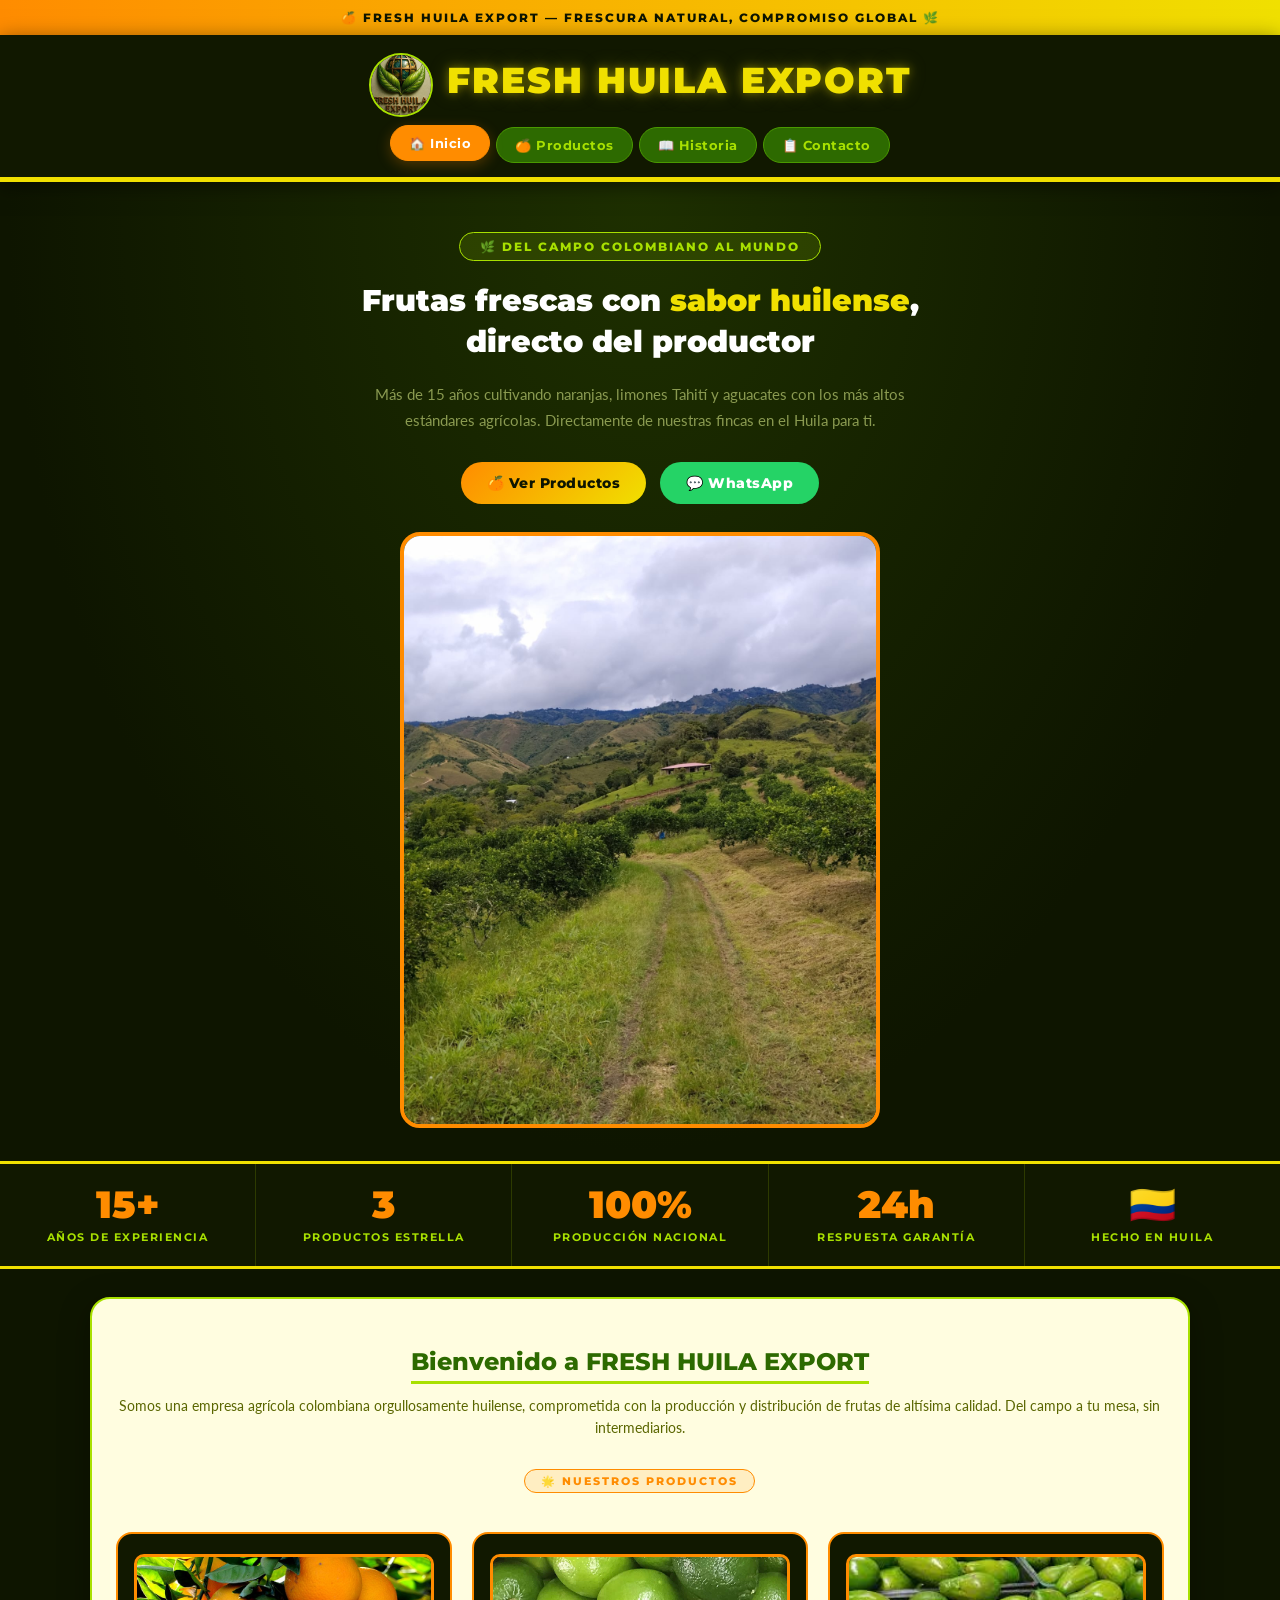
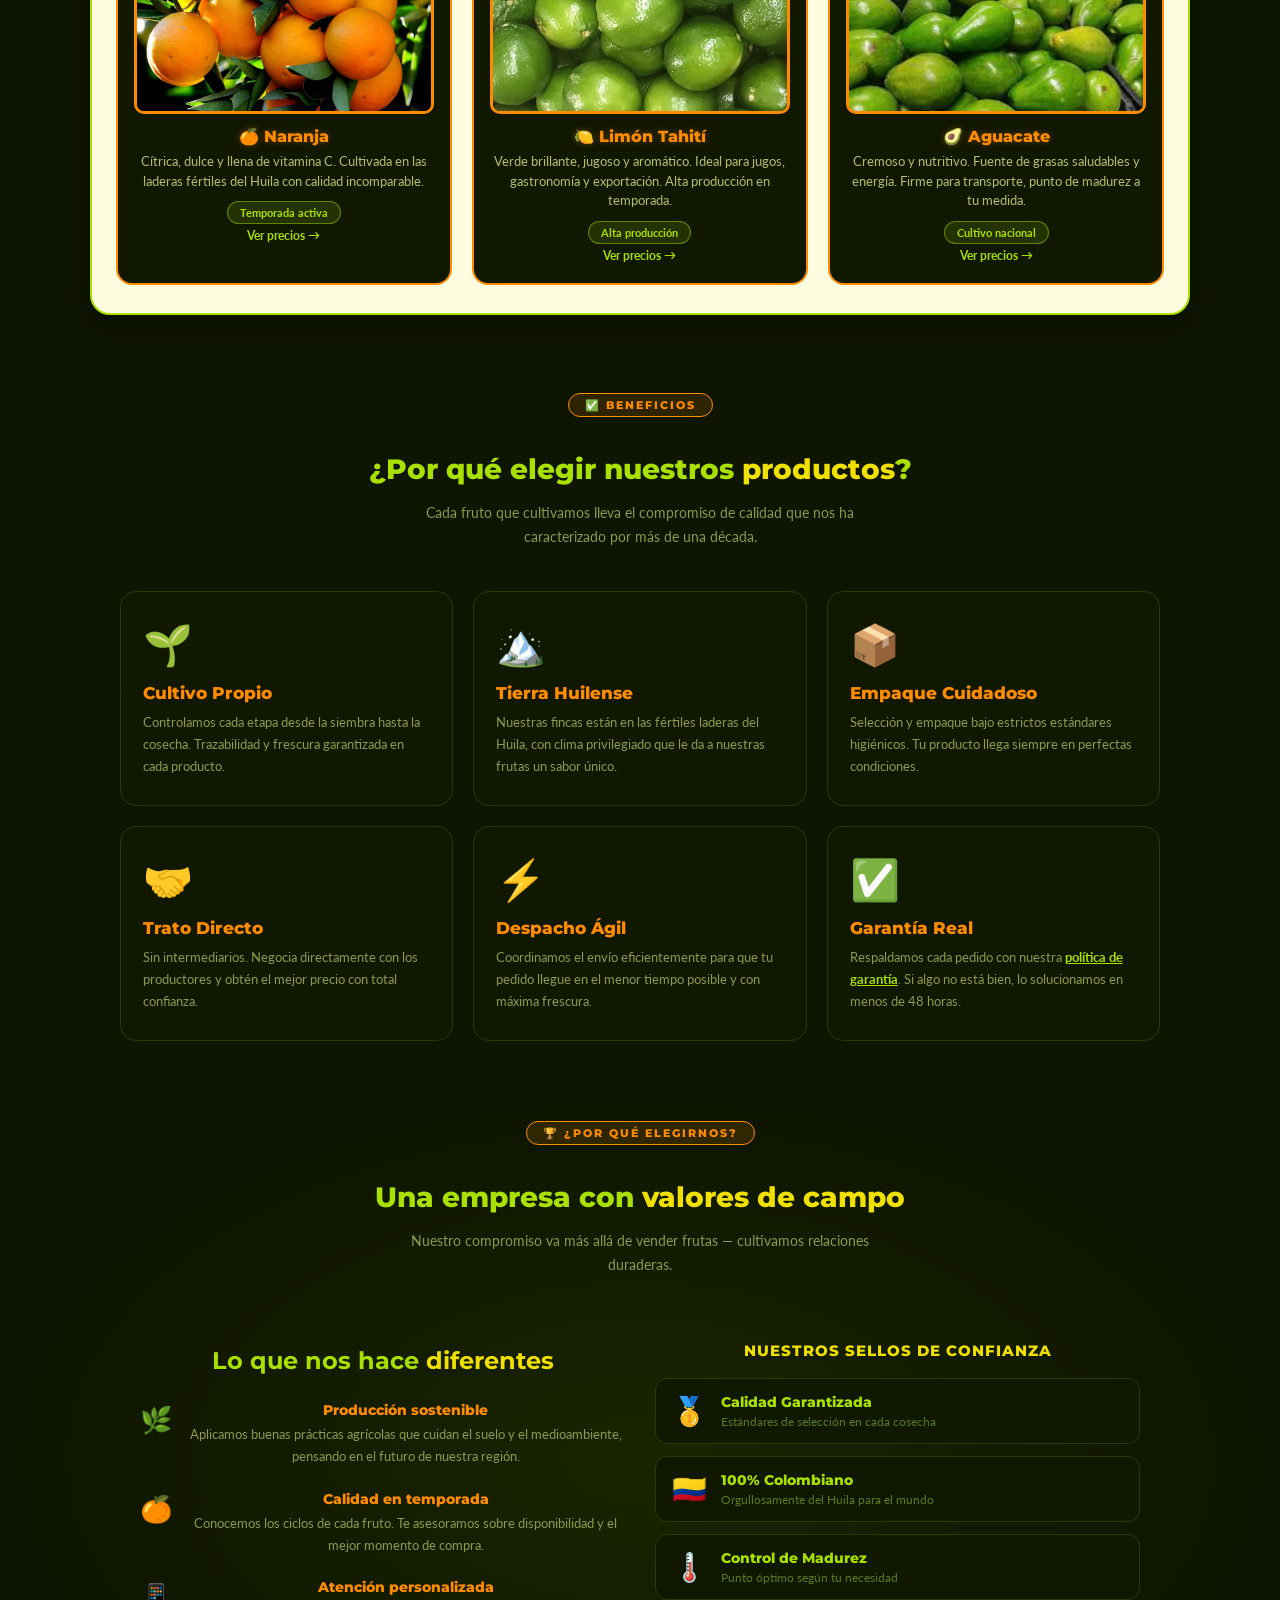
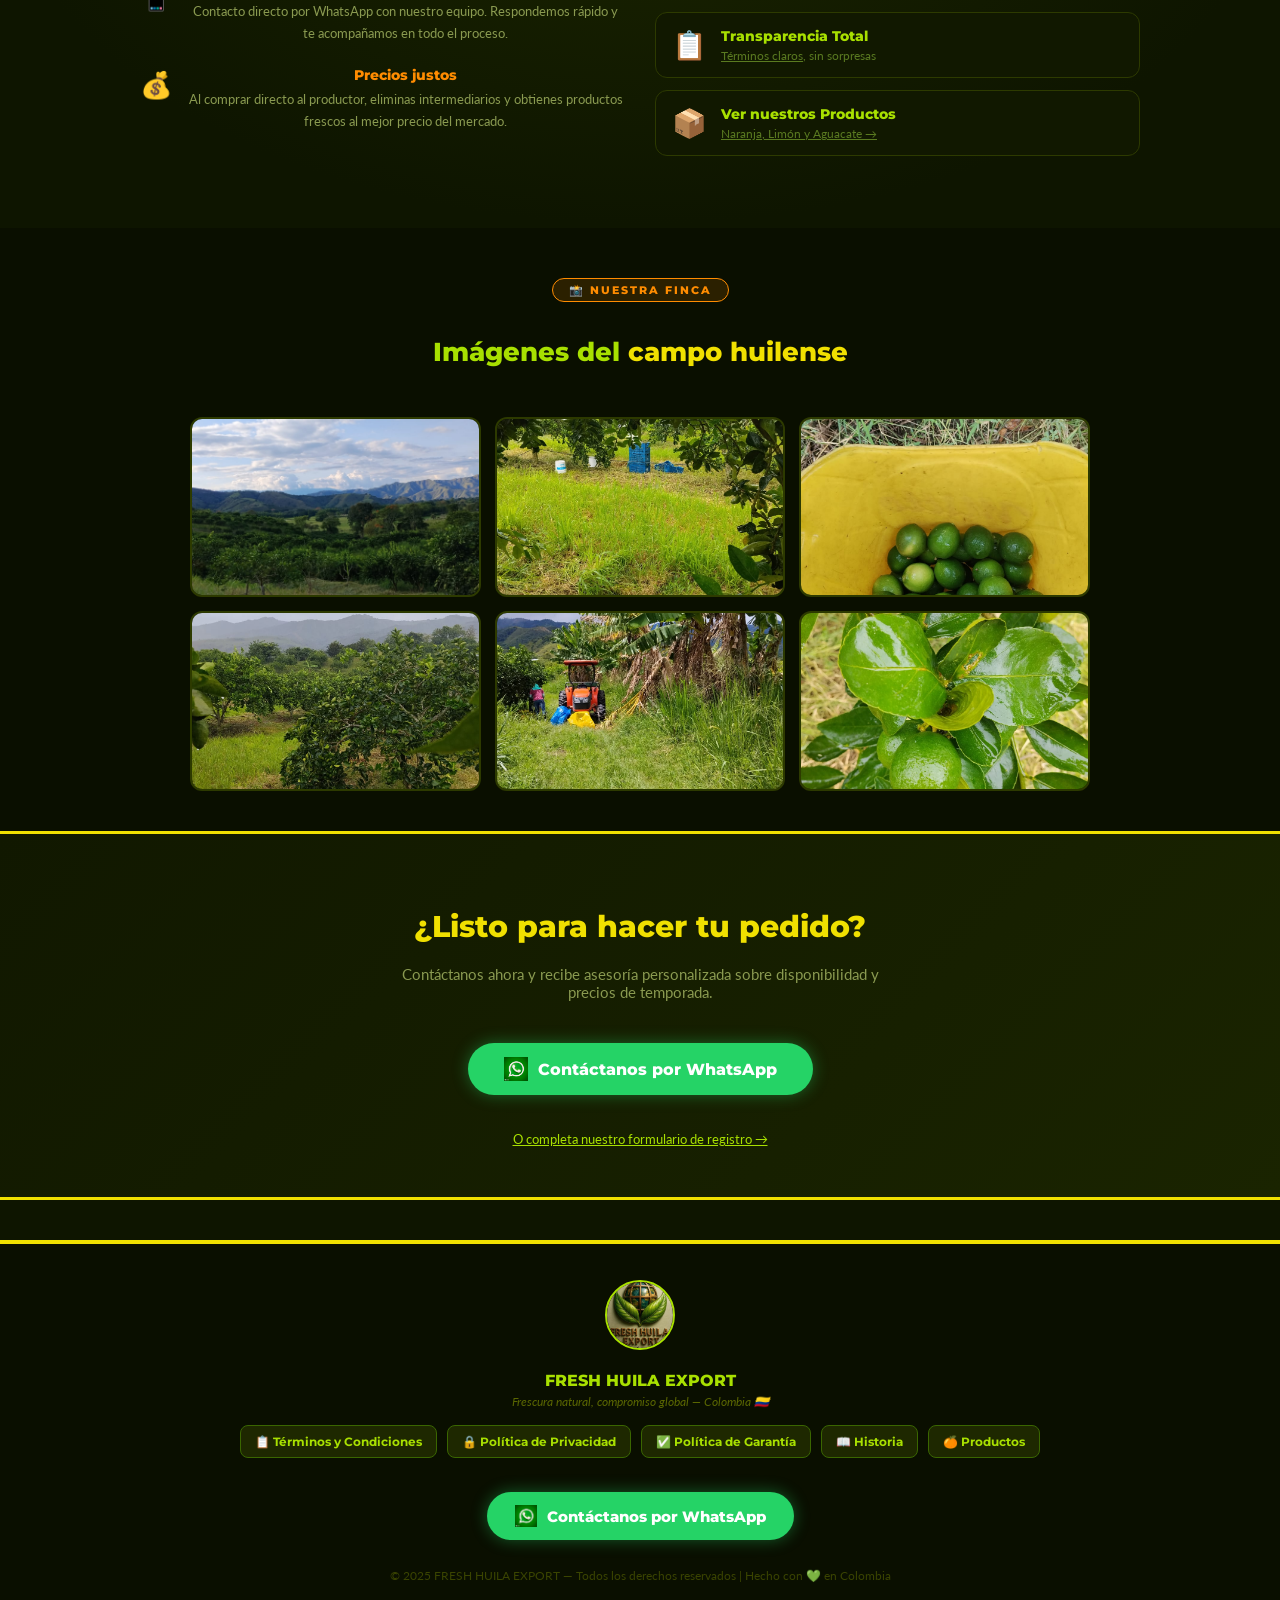
<file: index.html>
<!DOCTYPE html>
<html lang="es">
<head>
    <meta charset="UTF-8">
    <meta name="viewport" content="width=device-width, initial-scale=1.0">
    <title>FRESH HUILA EXPORT — Inicio</title>
    <meta name="description" content="Empresa agrícola colombiana con más de 15 años. Naranjas, Limón Tahití y Aguacate del Huila para todo Colombia.">
    <link rel="stylesheet" href="estilo.css">
</head>
<body>

    <!-- BANNER ANIMADO -->
    <div class="demo-banner">🍊 FRESH HUILA EXPORT — Frescura natural, compromiso global 🌿</div>

    <header>
        <div style="display:flex; align-items:center; justify-content:center; gap:14px; flex-wrap:wrap;">
            <img src="img/logo empresa.jpg" width="64" height="64" alt="Logo Fresh Huila Export" style="border-radius:50%; border:2.5px solid #a8e000; object-fit:cover;">
            <h1>FRESH HUILA EXPORT</h1>
        </div>
        <nav>
            <a href="index.html" class="active">🏠 Inicio</a>
            <a href="productos.html">🍊 Productos</a>
            <a href="historia.html">📖 Historia</a>
            <a href="contactenos.html">📋 Contacto</a>
        </nav>
    </header>

    <!-- HERO SECTION -->
    <section class="hero-intro">
        <div class="hero-tag">🌿 Del campo colombiano al mundo</div>
        <h2>Frutas frescas con <span>sabor huilense</span>,<br>directo del productor</h2>
        <p>Más de 15 años cultivando naranjas, limones Tahití y aguacates con los más altos estándares agrícolas. Directamente de nuestras fincas en el Huila para ti.</p>
        <div style="display:flex; justify-content:center; gap:14px; flex-wrap:wrap; margin-bottom:28px;">
            <a href="productos.html" style="background:linear-gradient(135deg,#ff8c00,#f0e000); color:#0e1500; padding:12px 26px; border-radius:30px; text-decoration:none; font-family:'Montserrat',sans-serif; font-weight:800; font-size:14px; letter-spacing:0.5px; transition:0.3s;">
                🍊 Ver Productos
            </a>
            <a href="https://wa.me/573107821352" target="_blank" style="background:#25D366; color:#fff; padding:12px 26px; border-radius:30px; text-decoration:none; font-family:'Montserrat',sans-serif; font-weight:800; font-size:14px; letter-spacing:0.5px; transition:0.3s;">
                💬 WhatsApp
            </a>
        </div>
        <img class="imagen-hero" src="img/III.jpeg" alt="Finca Fresh Huila Export - Paisaje Huila" width="480" height="280" style="object-fit:cover;">
    </section>

    <!-- ESTADÍSTICAS -->
    <div class="stats-bar">
        <div class="stat-item">
            <div class="stat-num">15+</div>
            <div class="stat-label">Años de experiencia</div>
        </div>
        <div class="stat-item">
            <div class="stat-num">3</div>
            <div class="stat-label">Productos estrella</div>
        </div>
        <div class="stat-item">
            <div class="stat-num">100%</div>
            <div class="stat-label">Producción nacional</div>
        </div>
        <div class="stat-item">
            <div class="stat-num">24h</div>
            <div class="stat-label">Respuesta garantía</div>
        </div>
        <div class="stat-item">
            <div class="stat-num">🇨🇴</div>
            <div class="stat-label">Hecho en Huila</div>
        </div>
    </div>

    <main>
        <h2>Bienvenido a FRESH HUILA EXPORT</h2>
        <p class="subtitulo">Somos una empresa agrícola colombiana orgullosamente huilense, comprometida con la producción y distribución de frutas de altísima calidad. Del campo a tu mesa, sin intermediarios.</p>

        <!-- PRODUCTOS DESTACADOS -->
        <div style="margin-top:30px;">
            <div class="section-tag" style="display:inline-block; margin-bottom:14px;">🌟 Nuestros Productos</div>
            <div class="materias-grid">
                <div class="materia-card">
                    <img src="img/naranja-artículo.jpg" alt="Naranja" class="materia-icon">
                    <p class="materia-nombre">🍊 Naranja</p>
                    <p class="materia-desc">Cítrica, dulce y llena de vitamina C. Cultivada en las laderas fértiles del Huila con calidad incomparable.</p>
                    <span class="materia-badge">Temporada activa</span>
                    <br>
                    <a href="productos.html" style="color:#a8e000; font-size:12px; font-weight:700; text-decoration:none;">Ver precios →</a>
                </div>
                <div class="materia-card">
                    <img src="img/fruta-limon.jpg" alt="Limón Tahití" class="materia-icon">
                    <p class="materia-nombre">🍋 Limón Tahití</p>
                    <p class="materia-desc">Verde brillante, jugoso y aromático. Ideal para jugos, gastronomía y exportación. Alta producción en temporada.</p>
                    <span class="materia-badge">Alta producción</span>
                    <br>
                    <a href="productos.html" style="color:#a8e000; font-size:12px; font-weight:700; text-decoration:none;">Ver precios →</a>
                </div>
                <div class="materia-card">
                    <img src="img/images.jpg" alt="Aguacate" class="materia-icon">
                    <p class="materia-nombre">🥑 Aguacate</p>
                    <p class="materia-desc">Cremoso y nutritivo. Fuente de grasas saludables y energía. Firme para transporte, punto de madurez a tu medida.</p>
                    <span class="materia-badge">Cultivo nacional</span>
                    <br>
                    <a href="productos.html" style="color:#a8e000; font-size:12px; font-weight:700; text-decoration:none;">Ver precios →</a>
                </div>
            </div>
        </div>
    </main>

    <!-- BENEFICIOS -->
    <div class="section-header">
        <div class="section-tag">✅ Beneficios</div>
        <h2 style="color:#a8e000; font-family:'Montserrat',sans-serif; font-size:28px; border:none; display:block;">¿Por qué elegir nuestros <span style="color:#f0e000;">productos</span>?</h2>
        <p style="color:#8a9a50; max-width:500px; margin:0 auto; font-size:14px; line-height:1.7;">Cada fruto que cultivamos lleva el compromiso de calidad que nos ha caracterizado por más de una década.</p>
    </div>

    <div class="benefits-grid">
        <div class="benefit-card">
            <span class="benefit-icon">🌱</span>
            <div class="benefit-title">Cultivo Propio</div>
            <p class="benefit-desc">Controlamos cada etapa desde la siembra hasta la cosecha. Trazabilidad y frescura garantizada en cada producto.</p>
        </div>
        <div class="benefit-card">
            <span class="benefit-icon">🏔️</span>
            <div class="benefit-title">Tierra Huilense</div>
            <p class="benefit-desc">Nuestras fincas están en las fértiles laderas del Huila, con clima privilegiado que le da a nuestras frutas un sabor único.</p>
        </div>
        <div class="benefit-card">
            <span class="benefit-icon">📦</span>
            <div class="benefit-title">Empaque Cuidadoso</div>
            <p class="benefit-desc">Selección y empaque bajo estrictos estándares higiénicos. Tu producto llega siempre en perfectas condiciones.</p>
        </div>
        <div class="benefit-card">
            <span class="benefit-icon">🤝</span>
            <div class="benefit-title">Trato Directo</div>
            <p class="benefit-desc">Sin intermediarios. Negocia directamente con los productores y obtén el mejor precio con total confianza.</p>
        </div>
        <div class="benefit-card">
            <span class="benefit-icon">⚡</span>
            <div class="benefit-title">Despacho Ágil</div>
            <p class="benefit-desc">Coordinamos el envío eficientemente para que tu pedido llegue en el menor tiempo posible y con máxima frescura.</p>
        </div>
        <div class="benefit-card">
            <span class="benefit-icon">✅</span>
            <div class="benefit-title">Garantía Real</div>
            <p class="benefit-desc">Respaldamos cada pedido con nuestra <a href="garantia.html" style="color:#a8e000; font-weight:700;">política de garantía</a>. Si algo no está bien, lo solucionamos en menos de 48 horas.</p>
        </div>
    </div>

    <!-- POR QUÉ ELEGIRNOS -->
    <section class="why-section">
        <div class="section-header" style="padding-top:20px;">
            <div class="section-tag">🏆 ¿Por qué elegirnos?</div>
            <h2 style="color:#a8e000; font-family:'Montserrat',sans-serif; font-size:28px; border:none; display:block;">Una empresa con <span style="color:#f0e000;">valores de campo</span></h2>
            <p style="color:#8a9a50; max-width:500px; margin:0 auto; font-size:14px; line-height:1.7;">Nuestro compromiso va más allá de vender frutas — cultivamos relaciones duraderas.</p>
        </div>

        <div class="why-grid">
            <div class="why-left">
                <h3>Lo que nos hace <span>diferentes</span></h3>
                <div class="why-point">
                    <div class="why-dot">🌿</div>
                    <div class="why-text">
                        <strong>Producción sostenible</strong>
                        <p>Aplicamos buenas prácticas agrícolas que cuidan el suelo y el medioambiente, pensando en el futuro de nuestra región.</p>
                    </div>
                </div>
                <div class="why-point">
                    <div class="why-dot">🍊</div>
                    <div class="why-text">
                        <strong>Calidad en temporada</strong>
                        <p>Conocemos los ciclos de cada fruto. Te asesoramos sobre disponibilidad y el mejor momento de compra.</p>
                    </div>
                </div>
                <div class="why-point">
                    <div class="why-dot">📱</div>
                    <div class="why-text">
                        <strong>Atención personalizada</strong>
                        <p>Contacto directo por WhatsApp con nuestro equipo. Respondemos rápido y te acompañamos en todo el proceso.</p>
                    </div>
                </div>
                <div class="why-point">
                    <div class="why-dot">💰</div>
                    <div class="why-text">
                        <strong>Precios justos</strong>
                        <p>Al comprar directo al productor, eliminas intermediarios y obtienes productos frescos al mejor precio del mercado.</p>
                    </div>
                </div>
            </div>

            <div class="why-right">
                <h4>Nuestros sellos de confianza</h4>
                <div class="cert-badge">
                    <span class="cert-icon">🥇</span>
                    <div>
                        <div class="cert-title">Calidad Garantizada</div>
                        <div class="cert-sub">Estándares de selección en cada cosecha</div>
                    </div>
                </div>
                <div class="cert-badge">
                    <span class="cert-icon">🇨🇴</span>
                    <div>
                        <div class="cert-title">100% Colombiano</div>
                        <div class="cert-sub">Orgullosamente del Huila para el mundo</div>
                    </div>
                </div>
                <div class="cert-badge">
                    <span class="cert-icon">🌡️</span>
                    <div>
                        <div class="cert-title">Control de Madurez</div>
                        <div class="cert-sub">Punto óptimo según tu necesidad</div>
                    </div>
                </div>
                <div class="cert-badge">
                    <span class="cert-icon">📋</span>
                    <div>
                        <div class="cert-title">Transparencia Total</div>
                        <div class="cert-sub"><a href="terminos.html" style="color:#5a7a20;">Términos claros</a>, sin sorpresas</div>
                    </div>
                </div>
                <div class="cert-badge">
                    <span class="cert-icon">📦</span>
                    <div>
                        <div class="cert-title">Ver nuestros Productos</div>
                        <div class="cert-sub"><a href="productos.html" style="color:#5a7a20;">Naranja, Limón y Aguacate →</a></div>
                    </div>
                </div>
            </div>
        </div>
    </section>

    <!-- GALERÍA DE LA FINCA -->
    <section style="background:#0a0f00; padding:40px 20px;">
        <div class="section-header" style="padding-top:10px;">
            <div class="section-tag">📸 Nuestra Finca</div>
            <h2 style="color:#a8e000; font-family:'Montserrat',sans-serif; font-size:26px; border:none; display:block;">Imágenes del <span style="color:#f0e000;">campo huilense</span></h2>
        </div>
        <div style="display:grid; grid-template-columns:repeat(auto-fit,minmax(220px,1fr)); gap:14px; max-width:900px; margin:20px auto 0;">
            <img src="img/JJ.jpeg" alt="Finca vista aérea" class="gallery-img">
            <img src="img/1.jpeg" alt="Cultivos del Huila" class="gallery-img">
            <img src="img/original.jpeg" alt="Plantación de cítricos" class="gallery-img">
            <img src="img/3.jpeg" alt="Plantación de cítricos" class="gallery-img">
            <img src="img/23.jpeg" alt="Plantación de cítricos" class="gallery-img">
            <img src="img/2.jpeg" alt="Plantación de cítricos" class="gallery-img">
        </div>
    </section>

    <!-- CTA FINAL -->
    <section class="cta-section">
        <h2>¿Listo para hacer tu pedido?</h2>
        <p>Contáctanos ahora y recibe asesoría personalizada sobre disponibilidad y precios de temporada.</p>
        <a href="https://wa.me/573107821352" target="_blank" class="boton-whatsapp-footer" style="font-size:16px; padding:14px 36px;">
            <img src="img/wssp.png" width="24" height="24" alt="WhatsApp"> Contáctanos por WhatsApp
        </a>
        <br><br>
        <a href="contactenos.html" style="color:#a8e000; font-size:13px; text-decoration:underline;">O completa nuestro formulario de registro →</a>
    </section>

    <footer>
        <div class="footer-logo">
            <img src="img/logo empresa.jpg" alt="Logo Fresh Huila Export">
        </div>
        <p style="color:#a8e000; font-family:'Montserrat',sans-serif; font-weight:800; font-size:16px; margin:0 0 4px;">FRESH HUILA EXPORT</p>
        <p class="footer-tagline">Frescura natural, compromiso global — Colombia 🇨🇴</p>
        <div class="footer-links">
            <a href="terminos.html">📋 Términos y Condiciones</a>
            <a href="privacidad.html">🔒 Política de Privacidad</a>
            <a href="garantia.html">✅ Política de Garantía</a>
            <a href="historia.html">📖 Historia</a>
            <a href="productos.html">🍊 Productos</a>
        </div>
        <a href="https://wa.me/573107821352" target="_blank" class="boton-whatsapp-footer">
            <img src="img/wssp.png" width="22" height="22" alt="WhatsApp"> Contáctanos por WhatsApp
        </a>
        <p class="footer-copy">© 2025 FRESH HUILA EXPORT — Todos los derechos reservados | Hecho con 💚 en Colombia</p>
    </footer>

</body>
</html>
</file>
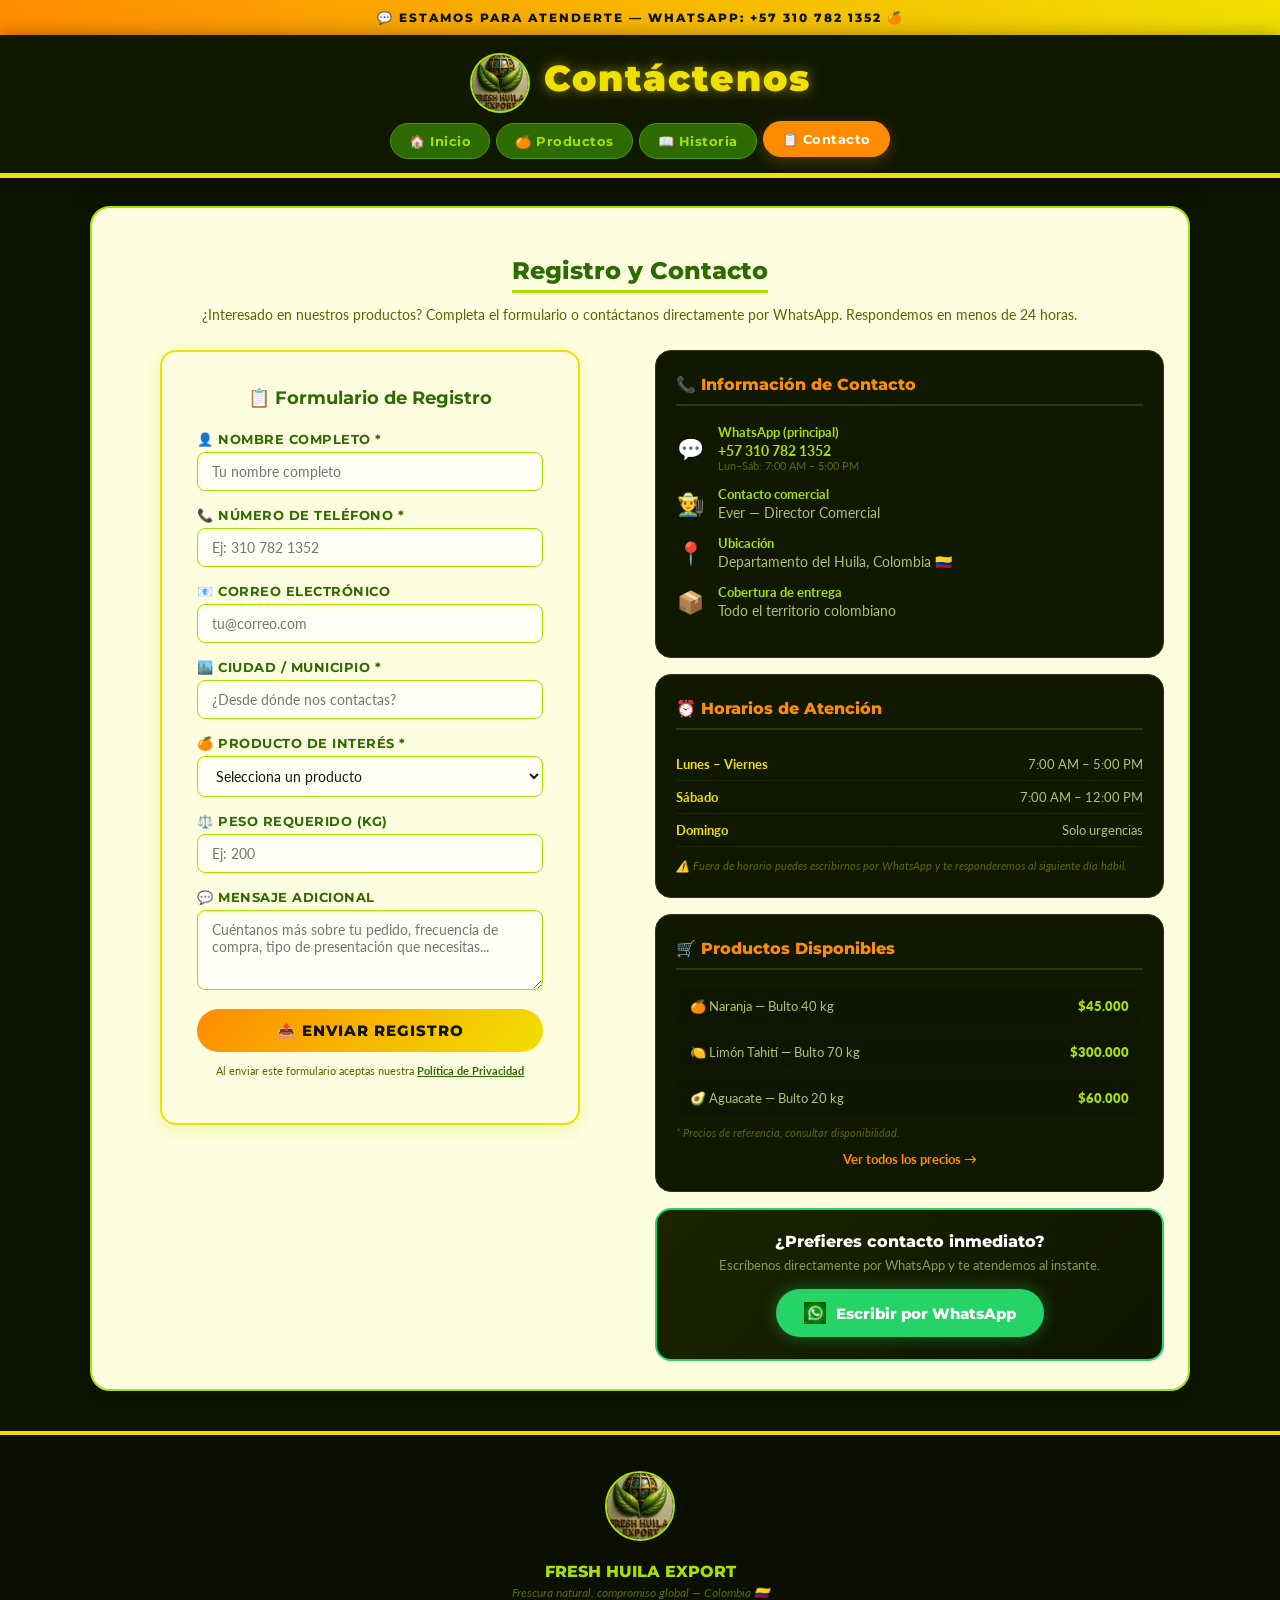
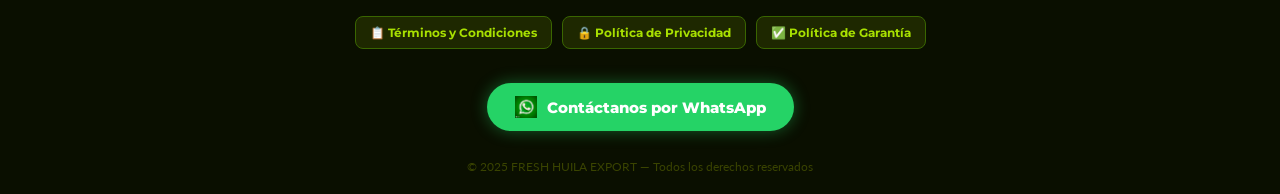
<file: contactenos.html>
<!DOCTYPE html>
<html lang="es">
<head>
    <meta charset="UTF-8">
    <meta name="viewport" content="width=device-width, initial-scale=1.0">
    <title>Contáctenos — FRESH HUILA EXPORT</title>
    <link rel="stylesheet" href="estilo.css">
</head>
<body>

    <div class="demo-banner">💬 Estamos para atenderte — WhatsApp: +57 310 782 1352 🍊</div>

    <header>
        <div style="display:flex; align-items:center; justify-content:center; gap:14px; flex-wrap:wrap;">
            <img src="img/logo empresa.jpg" width="60" height="60" alt="Logo" style="border-radius:50%; border:2px solid #a8e000; object-fit:cover;">
            <h1>Contáctenos</h1>
        </div>
        <nav>
            <a href="index.html">🏠 Inicio</a>
            <a href="productos.html">🍊 Productos</a>
            <a href="historia.html">📖 Historia</a>
            <a href="contactenos.html" class="active">📋 Contacto</a>
        </nav>
    </header>

    <main>
        <h2>Registro y Contacto</h2>
        <p class="subtitulo">¿Interesado en nuestros productos? Completa el formulario o contáctanos directamente por WhatsApp. Respondemos en menos de 24 horas.</p>

        <div class="contact-grid" style="margin-top:24px;">

            <!-- FORMULARIO -->
            <div>
                <form onsubmit="enviarFormulario(event)">
                    <h3 style="color:#2d6a00; font-family:'Montserrat',sans-serif; text-align:center; margin:0 0 22px; font-size:18px;">📋 Formulario de Registro</h3>

                    <div class="form-group">
                        <label>👤 Nombre completo *</label>
                        <input type="text" id="nombre" placeholder="Tu nombre completo" required>
                    </div>

                    <div class="form-group">
                        <label>📞 Número de teléfono *</label>
                        <input type="tel" id="telefono" placeholder="Ej: 310 782 1352" required>
                    </div>

                    <div class="form-group">
                        <label>📧 Correo electrónico</label>
                        <input type="email" id="email" placeholder="tu@correo.com">
                    </div>

                    <div class="form-group">
                        <label>🏙️ Ciudad / Municipio *</label>
                        <input type="text" id="ciudad" placeholder="¿Desde dónde nos contactas?" required>
                    </div>

                    <div class="form-group">
                        <label>🍊 Producto de interés *</label>
                        <select id="producto" required style="width:100%; padding:10px 14px; border:1.5px solid #a8e000; border-radius:8px; background:#fffff5; color:#1a1a00; font-size:14px;">
                            <option value="">Selecciona un producto</option>
                            <option value="naranja">🍊 Naranja</option>
                            <option value="limon">🍋 Limón Tahití</option>
                            <option value="aguacate">🥑 Aguacate</option>
                            <option value="varios">📦 Varios productos</option>
                        </select>
                    </div>

                    <div class="form-group">
                        <label>⚖️ Peso requerido (kg)</label>
                        <input type="number" id="peso" placeholder="Ej: 200" min="1">
                    </div>

                    <div class="form-group">
                        <label>💬 Mensaje adicional</label>
                        <textarea id="mensaje" placeholder="Cuéntanos más sobre tu pedido, frecuencia de compra, tipo de presentación que necesitas..."></textarea>
                    </div>

                    <button type="submit">📤 Enviar Registro</button>

                    <p style="text-align:center; color:#5a6600; font-size:11px; margin-top:12px;">
                        Al enviar este formulario aceptas nuestra <a href="privacidad.html" style="color:#2d6a00; font-weight:700;">Política de Privacidad</a>
                    </p>
                </form>

                <div id="confirmacion" style="display:none; background:#f0ffe0; border:2px solid #a8e000; border-radius:14px; padding:20px; margin-top:16px; text-align:center;">
                    <div style="font-size:40px; margin-bottom:10px;">✅</div>
                    <p style="color:#2d6a00; font-family:'Montserrat',sans-serif; font-weight:800; font-size:16px; margin:0 0 6px;">¡Registro enviado con éxito!</p>
                    <p style="color:#5a6600; font-size:13px; margin:0 0 14px;">Nuestro equipo te contactará pronto. También puedes escribirnos directamente por WhatsApp.</p>
                    <a href="https://wa.me/573107821352" target="_blank" style="background:#25D366; color:#fff; padding:10px 22px; border-radius:30px; text-decoration:none; font-weight:700; font-size:14px;">💬 Abrir WhatsApp</a>
                </div>
            </div>

            <!-- INFO DE CONTACTO -->
            <div>
                <div class="contact-info-box">
                    <h3>📞 Información de Contacto</h3>

                    <div class="contact-item">
                        <span>💬</span>
                        <div>
                            <strong style="color:#a8e000; display:block; font-size:13px; margin-bottom:2px;">WhatsApp (principal)</strong>
                            <a href="https://wa.me/573107821352" target="_blank">+57 310 782 1352</a>
                            <small style="display:block; color:#5a6600; font-size:11px;">Lun–Sáb: 7:00 AM – 5:00 PM</small>
                        </div>
                    </div>

                    <div class="contact-item">
                        <span>👨‍🌾</span>
                        <div>
                            <strong style="color:#a8e000; display:block; font-size:13px; margin-bottom:2px;">Contacto comercial</strong>
                            <span style="color:#b0c070;">Ever — Director Comercial</span>
                        </div>
                    </div>

                    <div class="contact-item">
                        <span>📍</span>
                        <div>
                            <strong style="color:#a8e000; display:block; font-size:13px; margin-bottom:2px;">Ubicación</strong>
                            <span style="color:#b0c070;">Departamento del Huila, Colombia 🇨🇴</span>
                        </div>
                    </div>

                    <div class="contact-item">
                        <span>📦</span>
                        <div>
                            <strong style="color:#a8e000; display:block; font-size:13px; margin-bottom:2px;">Cobertura de entrega</strong>
                            <span style="color:#b0c070;">Todo el territorio colombiano</span>
                        </div>
                    </div>
                </div>

                <!-- HORARIOS -->
                <div class="contact-info-box" style="margin-top:16px;">
                    <h3>⏰ Horarios de Atención</h3>
                    <div class="horario-item">
                        <span>Lunes – Viernes</span>
                        <span>7:00 AM – 5:00 PM</span>
                    </div>
                    <div class="horario-item">
                        <span>Sábado</span>
                        <span>7:00 AM – 12:00 PM</span>
                    </div>
                    <div class="horario-item">
                        <span>Domingo</span>
                        <span>Solo urgencias</span>
                    </div>
                    <p style="color:#5a6600; font-size:11px; margin:12px 0 0; font-style:italic;">⚠️ Fuera de horario puedes escribirnos por WhatsApp y te responderemos al siguiente día hábil.</p>
                </div>

                <!-- PRODUCTOS DISPONIBLES -->
                <div class="contact-info-box" style="margin-top:16px;">
                    <h3>🛒 Productos Disponibles</h3>
                    <div style="display:flex; flex-direction:column; gap:10px; margin-top:4px;">
                        <div style="display:flex; justify-content:space-between; align-items:center; background:#0e1500; border-radius:8px; padding:10px 14px;">
                            <span style="color:#b0c070; font-size:13px;">🍊 Naranja — Bulto 40 kg</span>
                            <span style="color:#a8e000; font-weight:800; font-size:13px;">$45.000</span>
                        </div>
                        <div style="display:flex; justify-content:space-between; align-items:center; background:#0e1500; border-radius:8px; padding:10px 14px;">
                            <span style="color:#b0c070; font-size:13px;">🍋 Limón Tahití — Bulto 70 kg</span>
                            <span style="color:#a8e000; font-weight:800; font-size:13px;">$300.000</span>
                        </div>
                        <div style="display:flex; justify-content:space-between; align-items:center; background:#0e1500; border-radius:8px; padding:10px 14px;">
                            <span style="color:#b0c070; font-size:13px;">🥑 Aguacate — Bulto 20 kg</span>
                            <span style="color:#a8e000; font-weight:800; font-size:13px;">$60.000</span>
                        </div>
                    </div>
                    <p style="color:#5a6600; font-size:11px; margin:10px 0 0; font-style:italic;">* Precios de referencia, consultar disponibilidad.</p>
                    <a href="productos.html" style="display:block; text-align:center; margin-top:12px; color:#ff8c00; font-weight:700; font-size:13px; text-decoration:none;">Ver todos los precios →</a>
                </div>

                <!-- BOTÓN WHATSAPP DESTACADO -->
                <div style="margin-top:16px; background:linear-gradient(135deg,#1a2400,#0e1500); border:2px solid #25D366; border-radius:16px; padding:22px; text-align:center;">
                    <p style="color:#fff; font-family:'Montserrat',sans-serif; font-weight:800; font-size:16px; margin:0 0 6px;">¿Prefieres contacto inmediato?</p>
                    <p style="color:#8a9a50; font-size:13px; margin:0 0 16px;">Escríbenos directamente por WhatsApp y te atendemos al instante.</p>
                    <a href="https://wa.me/573107821352?text=Hola%20Ever%2C%20estoy%20interesado%20en%20sus%20productos%20agrícolas.%20¿Me%20puede%20dar%20más%20información?" target="_blank" class="boton-whatsapp-footer" style="margin:0; font-size:15px;">
                        <img src="img/wssp.png" width="22" height="22" alt="WhatsApp"> Escribir por WhatsApp
                    </a>
                </div>
            </div>
        </div>
    </main>

    <footer>
        <div class="footer-logo">
            <img src="img/logo empresa.jpg" alt="Logo Fresh Huila Export">
        </div>
        <p style="color:#a8e000; font-family:'Montserrat',sans-serif; font-weight:800; font-size:16px; margin:0 0 4px;">FRESH HUILA EXPORT</p>
        <p class="footer-tagline">Frescura natural, compromiso global — Colombia 🇨🇴</p>
        <div class="footer-links">
            <a href="terminos.html">📋 Términos y Condiciones</a>
            <a href="privacidad.html">🔒 Política de Privacidad</a>
            <a href="garantia.html">✅ Política de Garantía</a>
        </div>
        <a href="https://wa.me/573107821352" target="_blank" class="boton-whatsapp-footer">
            <img src="img/wssp.png" width="22" height="22" alt="WhatsApp"> Contáctanos por WhatsApp
        </a>
        <p class="footer-copy">© 2025 FRESH HUILA EXPORT — Todos los derechos reservados</p>
    </footer>

    <script>
        function enviarFormulario(e) {
            e.preventDefault();
            const nombre = document.getElementById('nombre').value;
            const telefono = document.getElementById('telefono').value;
            const ciudad = document.getElementById('ciudad').value;
            const producto = document.getElementById('producto').value;
            const peso = document.getElementById('peso').value;
            const mensaje = document.getElementById('mensaje').value;

            // Construir mensaje de WhatsApp
            let msg = `Hola Ever, soy ${nombre} de ${ciudad}.\n`;
            msg += `📞 Teléfono: ${telefono}\n`;
            if (producto) msg += `🛒 Producto: ${producto}\n`;
            if (peso) msg += `⚖️ Cantidad: ${peso} kg\n`;
            if (mensaje) msg += `💬 Mensaje: ${mensaje}`;

            const waUrl = `https://wa.me/573107821352?text=${encodeURIComponent(msg)}`;

            // Mostrar confirmación
            document.getElementById('confirmacion').style.display = 'block';
            document.getElementById('confirmacion').scrollIntoView({ behavior: 'smooth' });

            // Abrir WhatsApp
            setTimeout(() => { window.open(waUrl, '_blank'); }, 800);
        }
    </script>

</body>
</html>
</file>
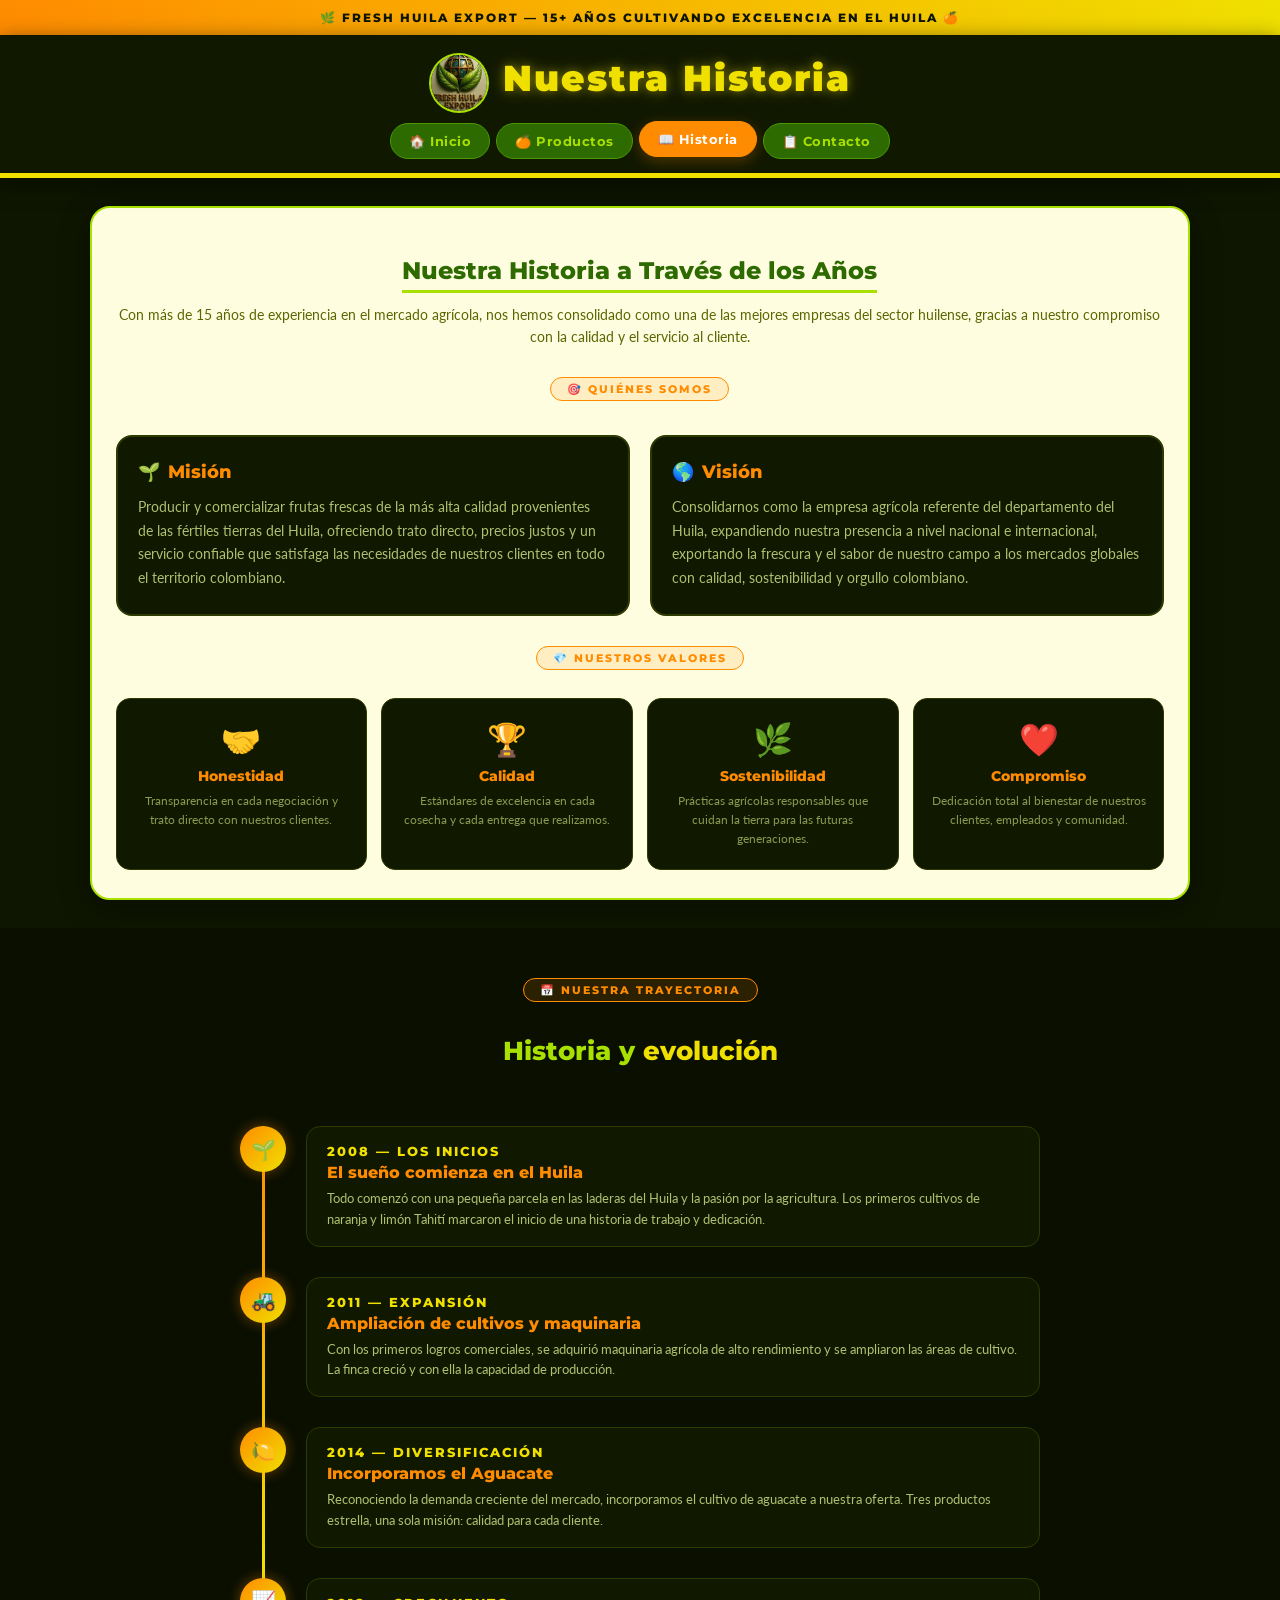
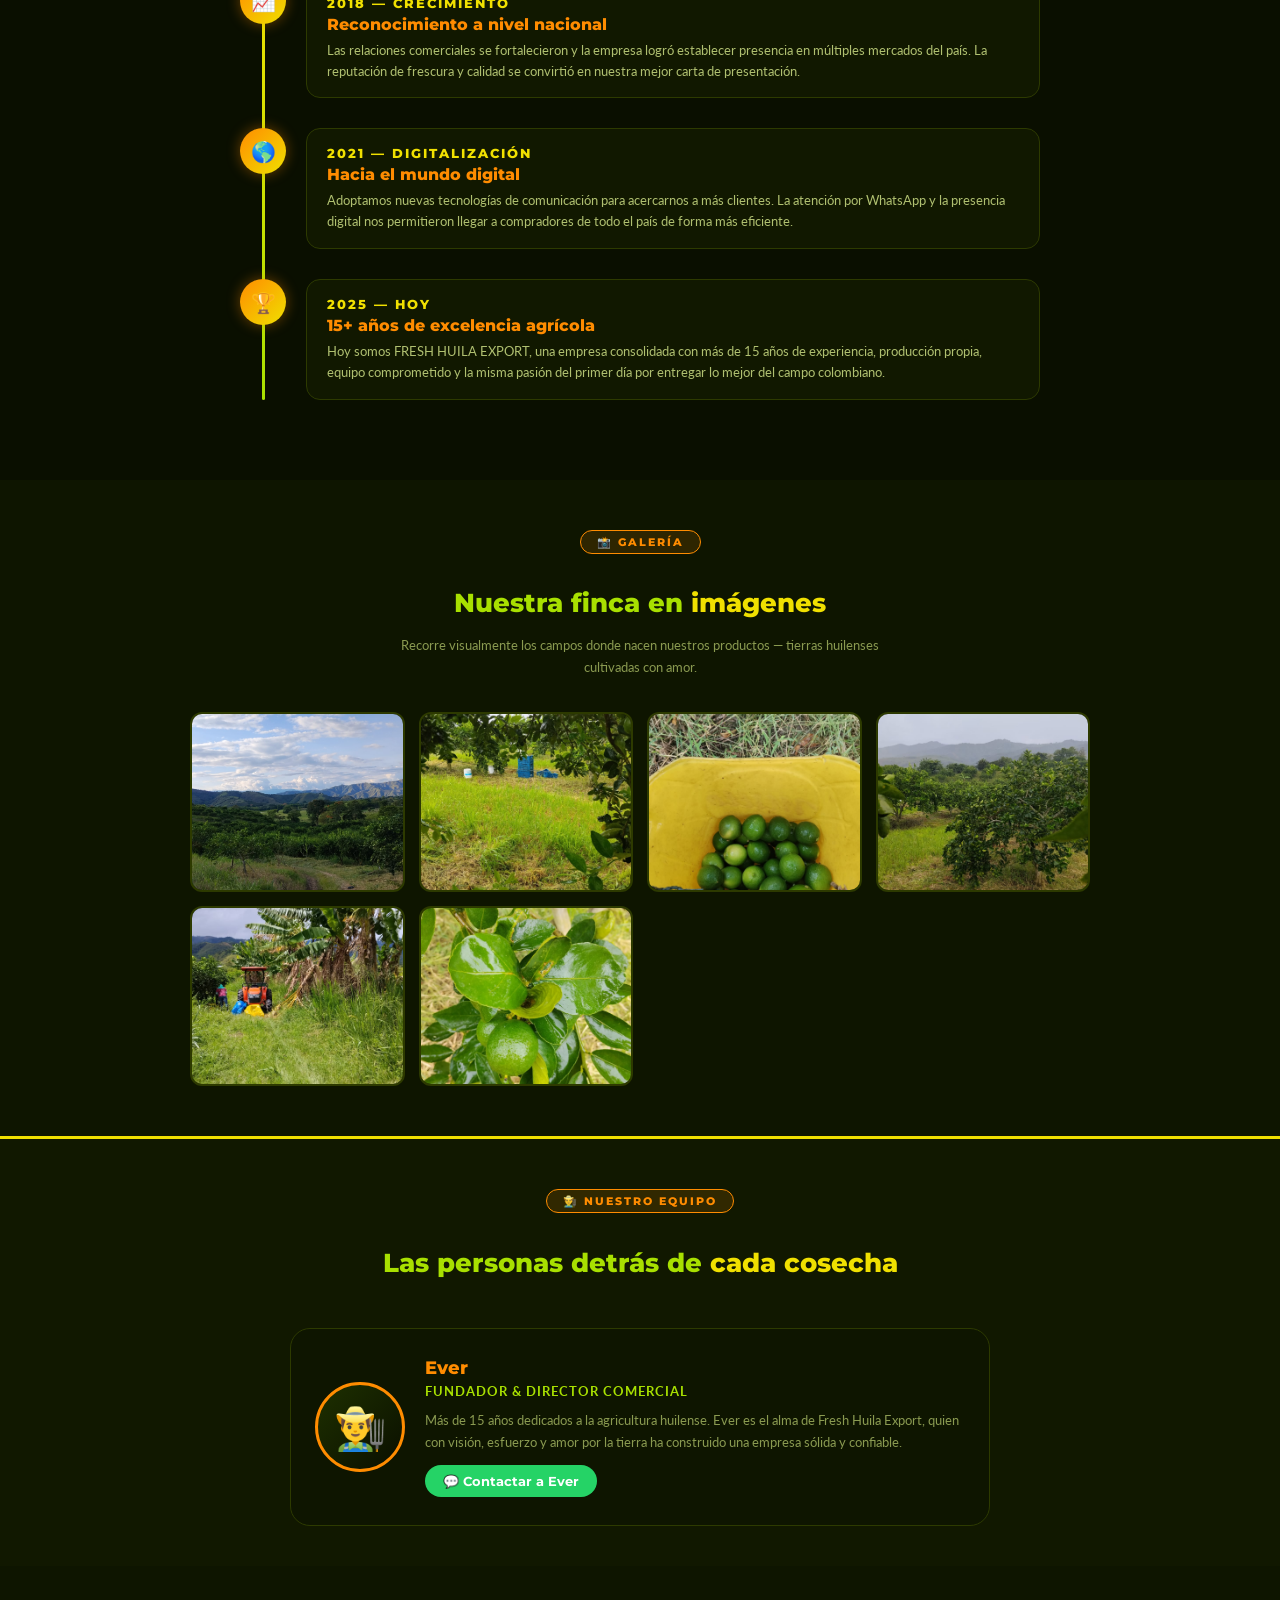
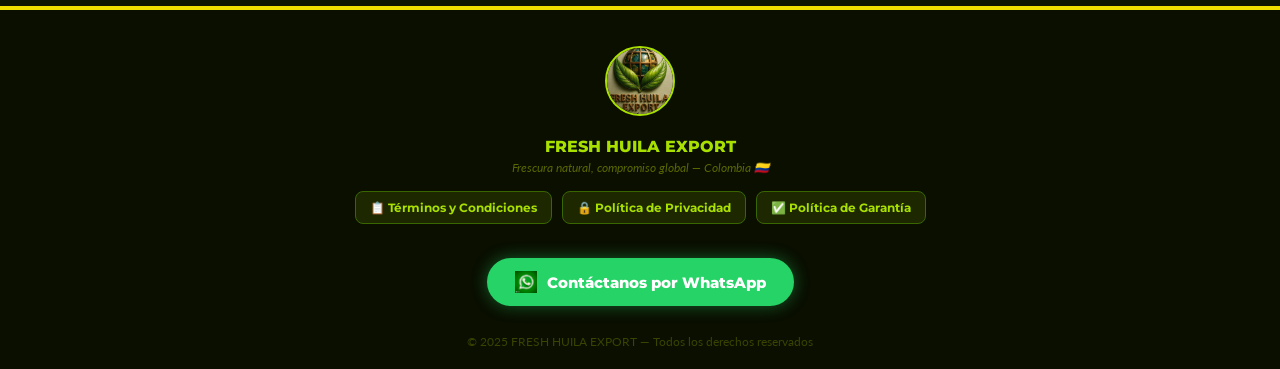
<file: historia.html>
<!DOCTYPE html>
<html lang="es">
<head>
    <meta charset="UTF-8">
    <meta name="viewport" content="width=device-width, initial-scale=1.0">
    <title>Nuestra Historia — FRESH HUILA EXPORT</title>
    <link rel="stylesheet" href="estilo.css">
</head>
<body>

    <div class="demo-banner">🌿 FRESH HUILA EXPORT — 15+ años cultivando excelencia en el Huila 🍊</div>

    <header>
        <div style="display:flex; align-items:center; justify-content:center; gap:14px; flex-wrap:wrap;">
            <img src="img/logo empresa.jpg" width="60" height="60" alt="Logo" style="border-radius:50%; border:2px solid #a8e000; object-fit:cover;">
            <h1>Nuestra Historia</h1>
        </div>
        <nav>
            <a href="index.html">🏠 Inicio</a>
            <a href="productos.html">🍊 Productos</a>
            <a href="historia.html" class="active">📖 Historia</a>
            <a href="contactenos.html">📋 Contacto</a>
        </nav>
    </header>

    <main>
        <h2>Nuestra Historia a Través de los Años</h2>
        <p class="subtitulo">Con más de 15 años de experiencia en el mercado agrícola, nos hemos consolidado como una de las mejores empresas del sector huilense, gracias a nuestro compromiso con la calidad y el servicio al cliente.</p>

        <!-- MISIÓN Y VISIÓN -->
        <div style="margin-top:28px;">
            <div class="section-tag" style="display:inline-block; margin-bottom:14px;">🎯 Quiénes somos</div>
            <div class="mision-vision-grid">
                <div class="mv-card">
                    <h3><span>🌱</span> Misión</h3>
                    <p>Producir y comercializar frutas frescas de la más alta calidad provenientes de las fértiles tierras del Huila, ofreciendo trato directo, precios justos y un servicio confiable que satisfaga las necesidades de nuestros clientes en todo el territorio colombiano.</p>
                </div>
                <div class="mv-card">
                    <h3><span>🌎</span> Visión</h3>
                    <p>Consolidarnos como la empresa agrícola referente del departamento del Huila, expandiendo nuestra presencia a nivel nacional e internacional, exportando la frescura y el sabor de nuestro campo a los mercados globales con calidad, sostenibilidad y orgullo colombiano.</p>
                </div>
            </div>
        </div>

        <!-- VALORES -->
        <div style="margin-top:30px;">
            <div class="section-tag" style="display:inline-block; margin-bottom:14px;">💎 Nuestros Valores</div>
            <div style="display:grid; grid-template-columns:repeat(auto-fit,minmax(160px,1fr)); gap:14px; margin-top:14px;">
                <div style="background:#111800; border:1.5px solid #2d3a00; border-radius:14px; padding:20px 16px; transition:0.3s;">
                    <div style="font-size:32px; margin-bottom:8px;">🤝</div>
                    <div style="color:#ff8c00; font-family:'Montserrat',sans-serif; font-weight:800; font-size:14px; margin-bottom:6px;">Honestidad</div>
                    <p style="color:#8a9a50; font-size:12px; margin:0; line-height:1.6;">Transparencia en cada negociación y trato directo con nuestros clientes.</p>
                </div>
                <div style="background:#111800; border:1.5px solid #2d3a00; border-radius:14px; padding:20px 16px; transition:0.3s;">
                    <div style="font-size:32px; margin-bottom:8px;">🏆</div>
                    <div style="color:#ff8c00; font-family:'Montserrat',sans-serif; font-weight:800; font-size:14px; margin-bottom:6px;">Calidad</div>
                    <p style="color:#8a9a50; font-size:12px; margin:0; line-height:1.6;">Estándares de excelencia en cada cosecha y cada entrega que realizamos.</p>
                </div>
                <div style="background:#111800; border:1.5px solid #2d3a00; border-radius:14px; padding:20px 16px; transition:0.3s;">
                    <div style="font-size:32px; margin-bottom:8px;">🌿</div>
                    <div style="color:#ff8c00; font-family:'Montserrat',sans-serif; font-weight:800; font-size:14px; margin-bottom:6px;">Sostenibilidad</div>
                    <p style="color:#8a9a50; font-size:12px; margin:0; line-height:1.6;">Prácticas agrícolas responsables que cuidan la tierra para las futuras generaciones.</p>
                </div>
                <div style="background:#111800; border:1.5px solid #2d3a00; border-radius:14px; padding:20px 16px; transition:0.3s;">
                    <div style="font-size:32px; margin-bottom:8px;">❤️</div>
                    <div style="color:#ff8c00; font-family:'Montserrat',sans-serif; font-weight:800; font-size:14px; margin-bottom:6px;">Compromiso</div>
                    <p style="color:#8a9a50; font-size:12px; margin:0; line-height:1.6;">Dedicación total al bienestar de nuestros clientes, empleados y comunidad.</p>
                </div>
            </div>
        </div>
    </main>

    <!-- LÍNEA DE TIEMPO -->
    <section style="background:#0a0f00; padding:40px 20px 50px;">
        <div class="section-header" style="padding-top:10px;">
            <div class="section-tag">📅 Nuestra trayectoria</div>
            <h2 style="color:#a8e000; font-family:'Montserrat',sans-serif; font-size:26px; border:none; display:block;">Historia y <span style="color:#f0e000;">evolución</span></h2>
        </div>

        <div class="timeline">
            <div class="timeline-item">
                <div class="timeline-dot">🌱</div>
                <div class="timeline-content">
                    <div class="timeline-year">2008 — LOS INICIOS</div>
                    <div class="timeline-title">El sueño comienza en el Huila</div>
                    <p class="timeline-desc">Todo comenzó con una pequeña parcela en las laderas del Huila y la pasión por la agricultura. Los primeros cultivos de naranja y limón Tahití marcaron el inicio de una historia de trabajo y dedicación.</p>
                </div>
            </div>
            <div class="timeline-item">
                <div class="timeline-dot">🚜</div>
                <div class="timeline-content">
                    <div class="timeline-year">2011 — EXPANSIÓN</div>
                    <div class="timeline-title">Ampliación de cultivos y maquinaria</div>
                    <p class="timeline-desc">Con los primeros logros comerciales, se adquirió maquinaria agrícola de alto rendimiento y se ampliaron las áreas de cultivo. La finca creció y con ella la capacidad de producción.</p>
                </div>
            </div>
            <div class="timeline-item">
                <div class="timeline-dot">🍋</div>
                <div class="timeline-content">
                    <div class="timeline-year">2014 — DIVERSIFICACIÓN</div>
                    <div class="timeline-title">Incorporamos el Aguacate</div>
                    <p class="timeline-desc">Reconociendo la demanda creciente del mercado, incorporamos el cultivo de aguacate a nuestra oferta. Tres productos estrella, una sola misión: calidad para cada cliente.</p>
                </div>
            </div>
            <div class="timeline-item">
                <div class="timeline-dot">📈</div>
                <div class="timeline-content">
                    <div class="timeline-year">2018 — CRECIMIENTO</div>
                    <div class="timeline-title">Reconocimiento a nivel nacional</div>
                    <p class="timeline-desc">Las relaciones comerciales se fortalecieron y la empresa logró establecer presencia en múltiples mercados del país. La reputación de frescura y calidad se convirtió en nuestra mejor carta de presentación.</p>
                </div>
            </div>
            <div class="timeline-item">
                <div class="timeline-dot">🌎</div>
                <div class="timeline-content">
                    <div class="timeline-year">2021 — DIGITALIZACIÓN</div>
                    <div class="timeline-title">Hacia el mundo digital</div>
                    <p class="timeline-desc">Adoptamos nuevas tecnologías de comunicación para acercarnos a más clientes. La atención por WhatsApp y la presencia digital nos permitieron llegar a compradores de todo el país de forma más eficiente.</p>
                </div>
            </div>
            <div class="timeline-item">
                <div class="timeline-dot">🏆</div>
                <div class="timeline-content">
                    <div class="timeline-year">2025 — HOY</div>
                    <div class="timeline-title">15+ años de excelencia agrícola</div>
                    <p class="timeline-desc">Hoy somos FRESH HUILA EXPORT, una empresa consolidada con más de 15 años de experiencia, producción propia, equipo comprometido y la misma pasión del primer día por entregar lo mejor del campo colombiano.</p>
                </div>
            </div>
        </div>
    </section>

    <!-- GALERÍA DE LA FINCA -->
    <section style="background:#0e1500; padding:40px 20px 50px;">
        <div class="section-header" style="padding-top:10px;">
            <div class="section-tag">📸 Galería</div>
            <h2 style="color:#a8e000; font-family:'Montserrat',sans-serif; font-size:26px; border:none; display:block;">Nuestra finca en <span style="color:#f0e000;">imágenes</span></h2>
            <p style="color:#8a9a50; font-size:13px; max-width:500px; margin:8px auto 0;">Recorre visualmente los campos donde nacen nuestros productos — tierras huilenses cultivadas con amor.</p>
        </div>
        <div class="gallery-grid" style="max-width:900px; margin:20px auto 0;">
      <img src="img/JJ.jpeg" alt="Finca vista aérea" class="gallery-img">
            <img src="img/1.jpeg" alt="Cultivos del Huila" class="gallery-img">
            <img src="img/original.jpeg" alt="Plantación de cítricos" class="gallery-img">
            <img src="img/3.jpeg" alt="Plantación de cítricos" class="gallery-img">
            <img src="img/23.jpeg" alt="Plantación de cítricos" class="gallery-img">
            <img src="img/2.jpeg" alt="Plantación de cítricos" class="gallery-img">
        </div>
           
        </div>
    </section>

    <!-- EQUIPO -->
    <section style="background:#111800; border-top:3px solid #f0e000; padding:40px 20px;">
        <div class="section-header" style="padding-top:10px;">
            <div class="section-tag">👨‍🌾 Nuestro Equipo</div>
            <h2 style="color:#a8e000; font-family:'Montserrat',sans-serif; font-size:26px; border:none; display:block;">Las personas detrás de <span style="color:#f0e000;">cada cosecha</span></h2>
        </div>
        <div style="max-width:700px; margin:20px auto 0; background:#0e1500; border:1.5px solid #2d3a00; border-radius:20px; padding:28px 24px;">
            <div style="display:flex; align-items:center; gap:20px; flex-wrap:wrap; justify-content:center;">
                <div style="width:90px; height:90px; border-radius:50%; border:3px solid #ff8c00; background:linear-gradient(135deg,#1e3000,#0a0f00); display:flex; align-items:center; justify-content:center; font-size:42px; flex-shrink:0;">👨‍🌾</div>
                <div style="text-align:left; flex:1; min-width:200px;">
                    <p style="color:#ff8c00; font-family:'Montserrat',sans-serif; font-weight:800; font-size:18px; margin:0 0 4px;">Ever</p>
                    <p style="color:#a8e000; font-size:13px; font-weight:700; margin:0 0 10px; text-transform:uppercase; letter-spacing:1px;">Fundador & Director Comercial</p>
                    <p style="color:#8a9a50; font-size:13px; line-height:1.7; margin:0;">Más de 15 años dedicados a la agricultura huilense. Ever es el alma de Fresh Huila Export, quien con visión, esfuerzo y amor por la tierra ha construido una empresa sólida y confiable.</p>
                    <a href="https://wa.me/573107821352" target="_blank" style="display:inline-flex; align-items:center; gap:8px; margin-top:12px; background:#25D366; color:#fff; padding:8px 18px; border-radius:30px; text-decoration:none; font-family:'Montserrat',sans-serif; font-weight:700; font-size:13px;">
                        💬 Contactar a Ever
                    </a>
                </div>
            </div>
        </div>
    </section>

    <footer>
        <div class="footer-logo">
            <img src="img/logo empresa.jpg" alt="Logo Fresh Huila Export">
        </div>
        <p style="color:#a8e000; font-family:'Montserrat',sans-serif; font-weight:800; font-size:16px; margin:0 0 4px;">FRESH HUILA EXPORT</p>
        <p class="footer-tagline">Frescura natural, compromiso global — Colombia 🇨🇴</p>
        <div class="footer-links">
            <a href="terminos.html">📋 Términos y Condiciones</a>
            <a href="privacidad.html">🔒 Política de Privacidad</a>
            <a href="garantia.html">✅ Política de Garantía</a>
        </div>
        <a href="https://wa.me/573107821352" target="_blank" class="boton-whatsapp-footer">
            <img src="img/wssp.png" width="22" height="22" alt="WhatsApp"> Contáctanos por WhatsApp
        </a>
        <p class="footer-copy">© 2025 FRESH HUILA EXPORT — Todos los derechos reservados</p>
    </footer>

</body>
</html>
</file>
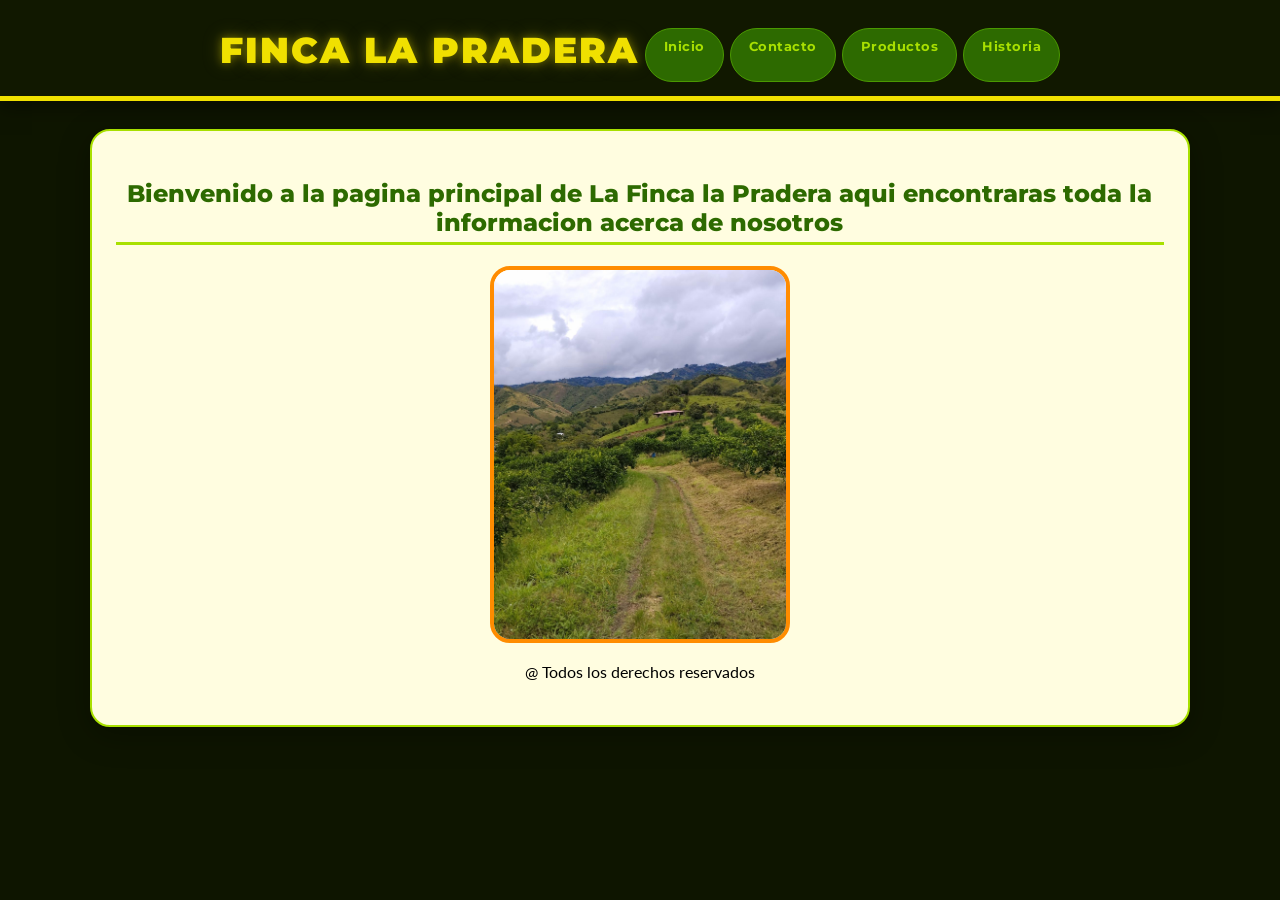
<file: index.html.html>
<!DOCTYPE html>
<html lang="en">
<head>
    <meta charset="UTF-8">
    <meta name="viewport" content="width=device-width, initial-scale=1.0">
    <title>Pagina Principal</title>
    <link rel="stylesheet" href="estilo.css">
</head>
<body>
    <header>
        <nav>
        <h1>FINCA LA PRADERA</h1>
        <a href="index.html">Inicio</a>
        <a href="contactenos.html">Contacto</a>
        <a href="productos.html">Productos</a>
        <a href="historia.html">Historia</a>
        
    </nav>
    </header>
    <main>
<h2>Bienvenido a la pagina principal de La Finca la Pradera aqui encontraras toda la informacion acerca de nosotros</h2>
<p>
</p>
<img class="imagen-hero" src="img/kkk.jpeg" alt="300" width="300" height="300">

            <p>@ Todos los derechos reservados</p>
    </main>
    
</body>
</html>
</file>
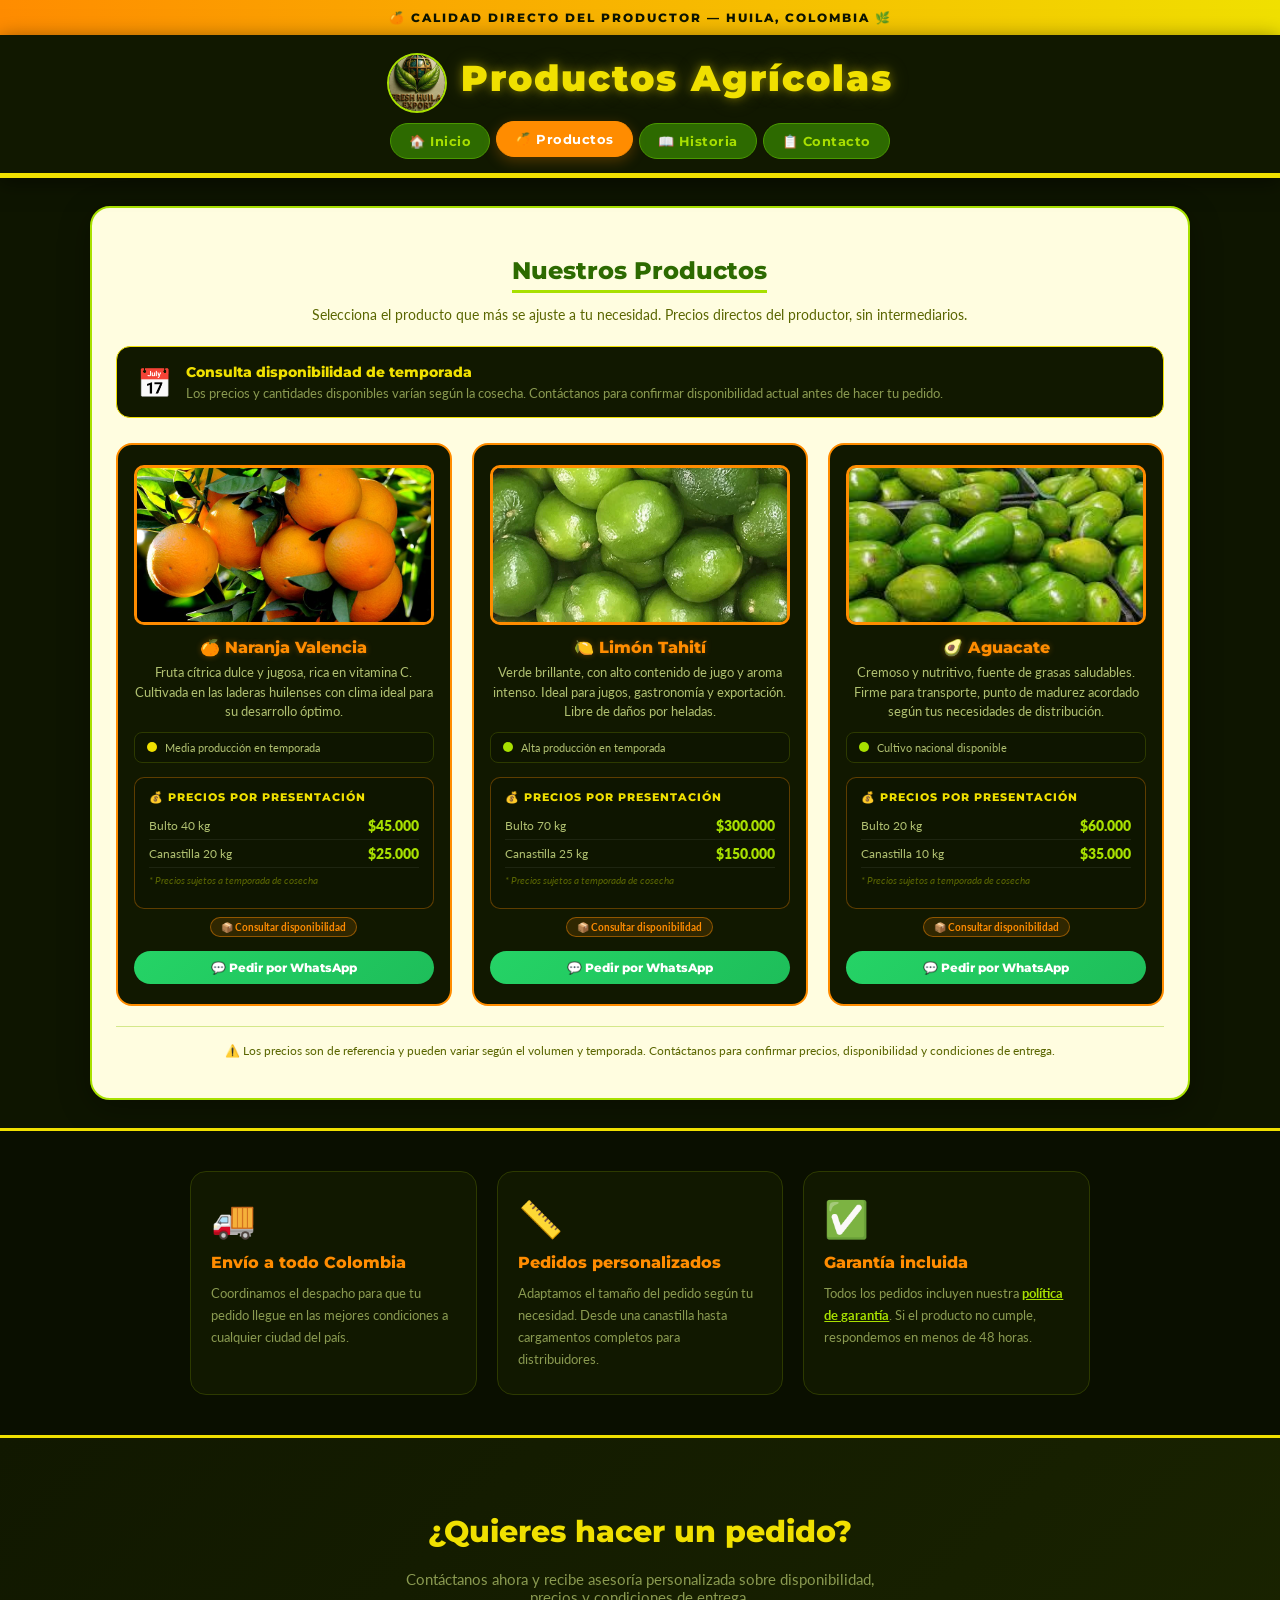
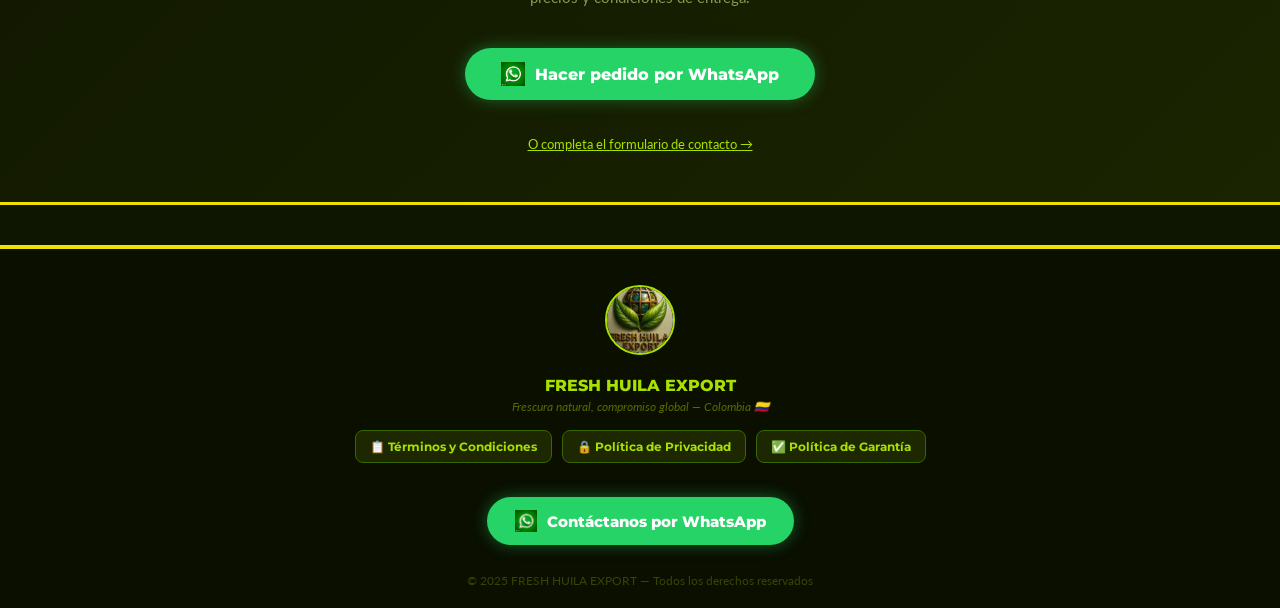
<file: productos.html>
<!DOCTYPE html>
<html lang="es">
<head>
    <meta charset="UTF-8">
    <meta name="viewport" content="width=device-width, initial-scale=1.0">
    <title>Productos Agrícolas — FRESH HUILA EXPORT</title>
    <link rel="stylesheet" href="estilo.css">
    <style>
        .precio-box { margin-top: 14px; background: #0e1500; border: 1px solid #ff8c0055; border-radius: 10px; padding: 12px 14px; text-align: left; }
        .precio-titulo { color: #f0e000; font-family:'Montserrat',sans-serif; font-size: 11px; font-weight: 800; letter-spacing: 1px; text-transform: uppercase; margin-bottom: 8px; display: block; }
        .precio-fila { display: flex; justify-content: space-between; align-items: center; padding: 5px 0; border-bottom: 1px solid #ffffff11; }
        .precio-fila:last-child { border-bottom: none; }
        .precio-label { color: #b0c070; font-size: 12px; }
        .precio-valor { color: #a8e000; font-size: 14px; font-weight: 800; }
        .precio-nota { color: #5a6600; font-size: 10px; margin-top: 6px; font-style: italic; }
        .materia-badge-disponible { display: inline-block; margin-top: 8px; background-color: #ff8c0022; color: #ff8c00; border: 1px solid #ff8c0077; border-radius: 20px; padding: 3px 10px; font-size: 10px; font-weight: 700; }

        .pedido-btn {
            display: block;
            margin-top: 14px;
            background: linear-gradient(135deg,#25D366,#1ebe5a);
            color: #fff;
            padding: 9px 16px;
            border-radius: 30px;
            text-decoration: none;
            font-family: 'Montserrat', sans-serif;
            font-weight: 800;
            font-size: 12px;
            text-align: center;
            transition: 0.3s;
        }

        .pedido-btn:hover {
            transform: translateY(-2px);
            box-shadow: 0 4px 14px #25D36666;
        }

        .temporada-badge {
            display: flex;
            align-items: center;
            gap: 8px;
            background: #0e1500;
            border: 1px solid #2d3a00;
            border-radius: 8px;
            padding: 8px 12px;
            margin-top: 10px;
        }

        .temporada-dot {
            width: 10px; height: 10px; border-radius: 50%;
            animation: pulse-dot 1.5s ease-in-out infinite;
        }

        @keyframes pulse-dot {
            0%, 100% { opacity: 1; }
            50% { opacity: 0.4; }
        }

        .dot-alta { background: #a8e000; }
        .dot-media { background: #f0e000; }

        .temporada-text { color: #b0c070; font-size: 11px; }
    </style>
</head>
<body>

    <div class="demo-banner">🍊 Calidad directo del productor — Huila, Colombia 🌿</div>

    <header>
        <div style="display:flex; align-items:center; justify-content:center; gap:14px; flex-wrap:wrap;">
            <img src="img/logo empresa.jpg" width="60" height="60" alt="Logo" style="border-radius:50%; border:2px solid #a8e000; object-fit:cover;">
            <h1>Productos Agrícolas</h1>
        </div>
        <nav>
            <a href="index.html">🏠 Inicio</a>
            <a href="productos.html" class="active">🍊 Productos</a>
            <a href="historia.html">📖 Historia</a>
            <a href="contactenos.html">📋 Contacto</a>
        </nav>
    </header>

    <main>
        <h2>Nuestros Productos</h2>
        <p class="subtitulo">Selecciona el producto que más se ajuste a tu necesidad. Precios directos del productor, sin intermediarios.</p>

        <!-- AVISO DE TEMPORADA -->
        <div style="background:#111800; border:1.5px solid #f0e000; border-radius:14px; padding:16px 20px; margin:20px 0; text-align:left; display:flex; align-items:center; gap:14px; flex-wrap:wrap;">
            <span style="font-size:28px;">📅</span>
            <div>
                <p style="color:#f0e000; font-family:'Montserrat',sans-serif; font-weight:800; font-size:14px; margin:0 0 4px;">Consulta disponibilidad de temporada</p>
                <p style="color:#8a9a50; font-size:13px; margin:0;">Los precios y cantidades disponibles varían según la cosecha. Contáctanos para confirmar disponibilidad actual antes de hacer tu pedido.</p>
            </div>
        </div>

        <div class="materias-grid">

            <!-- NARANJA -->
            <div class="materia-card">
                <img src="img/naranja-artículo.jpg" alt="Naranja" class="materia-icon">
                <p class="materia-nombre">🍊 Naranja Valencia</p>
                <p class="materia-desc">Fruta cítrica dulce y jugosa, rica en vitamina C. Cultivada en las laderas huilenses con clima ideal para su desarrollo óptimo.</p>
                <div class="temporada-badge">
                    <div class="temporada-dot dot-media"></div>
                    <span class="temporada-text">Media producción en temporada</span>
                </div>
                <div class="precio-box">
                    <span class="precio-titulo">💰 Precios por presentación</span>
                    <div class="precio-fila">
                        <span class="precio-label">Bulto 40 kg</span>
                        <span class="precio-valor">$45.000</span>
                    </div>
                    <div class="precio-fila">
                        <span class="precio-label">Canastilla 20 kg</span>
                        <span class="precio-valor">$25.000</span>
                    </div>
                    <p class="precio-nota">* Precios sujetos a temporada de cosecha</p>
                </div>
                <span class="materia-badge-disponible">📦 Consultar disponibilidad</span>
                <a href="https://wa.me/573107821352?text=Hola%2C%20estoy%20interesado%20en%20Naranja.%20¿Hay%20disponibilidad%20actualmente?" target="_blank" class="pedido-btn">💬 Pedir por WhatsApp</a>
            </div>

            <!-- LIMÓN TAHITÍ -->
            <div class="materia-card">
                <img src="img/fruta-limon.jpg" alt="Limón Tahití" class="materia-icon">
                <p class="materia-nombre">🍋 Limón Tahití</p>
                <p class="materia-desc">Verde brillante, con alto contenido de jugo y aroma intenso. Ideal para jugos, gastronomía y exportación. Libre de daños por heladas.</p>
                <div class="temporada-badge">
                    <div class="temporada-dot dot-alta"></div>
                    <span class="temporada-text">Alta producción en temporada</span>
                </div>
                <div class="precio-box">
                    <span class="precio-titulo">💰 Precios por presentación</span>
                    <div class="precio-fila">
                        <span class="precio-label">Bulto 70 kg</span>
                        <span class="precio-valor">$300.000</span>
                    </div>
                    <div class="precio-fila">
                        <span class="precio-label">Canastilla 25 kg</span>
                        <span class="precio-valor">$150.000</span>
                    </div>
                    <p class="precio-nota">* Precios sujetos a temporada de cosecha</p>
                </div>
                <span class="materia-badge-disponible">📦 Consultar disponibilidad</span>
                <a href="https://wa.me/573107821352?text=Hola%2C%20estoy%20interesado%20en%20Limón%20Tahití.%20¿Hay%20disponibilidad%20actualmente?" target="_blank" class="pedido-btn">💬 Pedir por WhatsApp</a>
            </div>

            <!-- AGUACATE -->
            <div class="materia-card">
                <img src="img/images.jpg" alt="Aguacate" class="materia-icon">
                <p class="materia-nombre">🥑 Aguacate</p>
                <p class="materia-desc">Cremoso y nutritivo, fuente de grasas saludables. Firme para transporte, punto de madurez acordado según tus necesidades de distribución.</p>
                <div class="temporada-badge">
                    <div class="temporada-dot dot-alta"></div>
                    <span class="temporada-text">Cultivo nacional disponible</span>
                </div>
                <div class="precio-box">
                    <span class="precio-titulo">💰 Precios por presentación</span>
                    <div class="precio-fila">
                        <span class="precio-label">Bulto 20 kg</span>
                        <span class="precio-valor">$60.000</span>
                    </div>
                    <div class="precio-fila">
                        <span class="precio-label">Canastilla 10 kg</span>
                        <span class="precio-valor">$35.000</span>
                    </div>
                    <p class="precio-nota">* Precios sujetos a temporada de cosecha</p>
                </div>
                <span class="materia-badge-disponible">📦 Consultar disponibilidad</span>
                <a href="https://wa.me/573107821352?text=Hola%2C%20estoy%20interesado%20en%20Aguacate.%20¿Hay%20disponibilidad%20actualmente?" target="_blank" class="pedido-btn">💬 Pedir por WhatsApp</a>
            </div>

        </div>

        <p style="color:#5a6600; font-size:12px; margin-top:20px; border-top:1px solid #d4e88a; padding-top:16px;">
            ⚠️ Los precios son de referencia y pueden variar según el volumen y temporada. Contáctanos para confirmar precios, disponibilidad y condiciones de entrega.
        </p>
    </main>

    <!-- INFO ADICIONAL -->
    <section style="background:#0a0f00; border-top:3px solid #f0e000; padding:40px 20px;">
        <div style="max-width:900px; margin:0 auto; display:grid; grid-template-columns:repeat(auto-fit,minmax(260px,1fr)); gap:20px;">
            <div style="background:#111800; border:1.5px solid #2d3a00; border-radius:16px; padding:24px 20px; text-align:left;">
                <div style="font-size:36px; margin-bottom:12px;">🚚</div>
                <h3 style="color:#ff8c00; font-family:'Montserrat',sans-serif; font-size:16px; font-weight:800; margin:0 0 10px;">Envío a todo Colombia</h3>
                <p style="color:#8a9a50; font-size:13px; line-height:1.7; margin:0;">Coordinamos el despacho para que tu pedido llegue en las mejores condiciones a cualquier ciudad del país.</p>
            </div>
            <div style="background:#111800; border:1.5px solid #2d3a00; border-radius:16px; padding:24px 20px; text-align:left;">
                <div style="font-size:36px; margin-bottom:12px;">📏</div>
                <h3 style="color:#ff8c00; font-family:'Montserrat',sans-serif; font-size:16px; font-weight:800; margin:0 0 10px;">Pedidos personalizados</h3>
                <p style="color:#8a9a50; font-size:13px; line-height:1.7; margin:0;">Adaptamos el tamaño del pedido según tu necesidad. Desde una canastilla hasta cargamentos completos para distribuidores.</p>
            </div>
            <div style="background:#111800; border:1.5px solid #2d3a00; border-radius:16px; padding:24px 20px; text-align:left;">
                <div style="font-size:36px; margin-bottom:12px;">✅</div>
                <h3 style="color:#ff8c00; font-family:'Montserrat',sans-serif; font-size:16px; font-weight:800; margin:0 0 10px;">Garantía incluida</h3>
                <p style="color:#8a9a50; font-size:13px; line-height:1.7; margin:0;">Todos los pedidos incluyen nuestra <a href="garantia.html" style="color:#a8e000; font-weight:700;">política de garantía</a>. Si el producto no cumple, respondemos en menos de 48 horas.</p>
            </div>
        </div>
    </section>

    <!-- CTA -->
    <section class="cta-section">
        <h2>¿Quieres hacer un pedido?</h2>
        <p>Contáctanos ahora y recibe asesoría personalizada sobre disponibilidad, precios y condiciones de entrega.</p>
        <a href="https://wa.me/573107821352?text=Hola%20Ever%2C%20quisiera%20hacer%20un%20pedido.%20¿Me%20puede%20dar%20información%20sobre%20disponibilidad?" target="_blank" class="boton-whatsapp-footer" style="font-size:16px; padding:14px 36px;">
            <img src="img/wssp.png" width="24" height="24" alt="WhatsApp"> Hacer pedido por WhatsApp
        </a>
        <br><br>
        <a href="contactenos.html" style="color:#a8e000; font-size:13px; text-decoration:underline;">O completa el formulario de contacto →</a>
    </section>

    <footer>
        <div class="footer-logo">
            <img src="img/logo empresa.jpg" alt="Logo Fresh Huila Export">
        </div>
        <p style="color:#a8e000; font-family:'Montserrat',sans-serif; font-weight:800; font-size:16px; margin:0 0 4px;">FRESH HUILA EXPORT</p>
        <p class="footer-tagline">Frescura natural, compromiso global — Colombia 🇨🇴</p>
        <div class="footer-links">
            <a href="terminos.html">📋 Términos y Condiciones</a>
            <a href="privacidad.html">🔒 Política de Privacidad</a>
            <a href="garantia.html">✅ Política de Garantía</a>
        </div>
        <a href="https://wa.me/573107821352" target="_blank" class="boton-whatsapp-footer">
            <img src="img/wssp.png" width="22" height="22" alt="WhatsApp"> Contáctanos por WhatsApp
        </a>
        <p class="footer-copy">© 2025 FRESH HUILA EXPORT — Todos los derechos reservados</p>
    </footer>

</body>
</html>
</file>
<file: estilo.css>
@import url('https://fonts.googleapis.com/css2?family=Montserrat:wght@400;600;700;900&family=Lato:wght@300;400;700&display=swap');

:root {
    --verde-oscuro: #0e1500;
    --verde-header: #111800;
    --verde-medio: #2d6a00;
    --verde-claro: #a8e000;
    --amarillo: #f0e000;
    --naranja: #ff8c00;
    --blanco-crema: #fffde0;
    --texto-oscuro: #2a2a00;
    --texto-gris: #8a9a50;
    --whatsapp: #25D366;
}

* { box-sizing: border-box; }

body {
    font-family: 'Lato', sans-serif;
    background-color: var(--verde-oscuro);
    margin: 0;
    padding: 0;
    text-align: center;
    overflow-x: hidden;
}

/* ===== HEADER ===== */
header {
    background: var(--verde-header);
    color: white;
    padding: 18px 20px 14px;
    text-align: center;
    border-bottom: 5px solid var(--amarillo);
    position: sticky;
    top: 0;
    z-index: 100;
    box-shadow: 0 4px 20px rgba(0,0,0,0.5);
}

h1 {
    font-family: 'Montserrat', sans-serif;
    color: var(--amarillo);
    font-size: 36px;
    font-weight: 900;
    margin: 0 0 10px;
    text-shadow: 0 0 10px #f0e00066, 0 0 20px #c8b80044;
    letter-spacing: 2px;
    transition: 1.3s;
}

h1:hover {
    text-shadow: 0 0 10px #fff700, 0 0 25px #ff8c00, 0 0 40px #ffa500;
    font-size: 42px;
}

nav {
    margin-top: 10px;
    display: flex;
    flex-wrap: wrap;
    justify-content: center;
    gap: 6px;
}

nav a {
    color: var(--verde-claro);
    text-decoration: none;
    background-color: #2d6a00;
    padding: 9px 18px;
    border-radius: 30px;
    display: inline-block;
    font-family: 'Montserrat', sans-serif;
    font-weight: 700;
    font-size: 13px;
    border: 1.5px solid #4a9900;
    letter-spacing: 0.5px;
    transition: 0.3s;
}

nav a:hover, nav a.active {
    background-color: var(--naranja);
    color: #fff;
    border-color: var(--naranja);
    transform: translateY(-2px);
    box-shadow: 0 4px 14px #ff8c0044;
}

/* ===== MAIN ===== */
main {
    width: 86%;
    margin: 28px auto;
    background-color: var(--blanco-crema);
    padding: 28px 24px;
    border-radius: 20px;
    border: 2px solid var(--verde-claro);
    text-align: center;
    box-shadow: 0 8px 32px rgba(0,0,0,0.3);
}

h2 {
    font-family: 'Montserrat', sans-serif;
    color: var(--verde-medio);
    font-size: 24px;
    font-weight: 800;
    margin-bottom: 5px;
    border-bottom: 3px solid var(--verde-claro);
    display: inline-block;
    padding-bottom: 5px;
}

.subtitulo {
    color: #5a6600;
    font-size: 14px;
    margin-top: 6px;
    margin-bottom: 0;
    line-height: 1.6;
}

/* ===== PRODUCT GRID ===== */
.materias-grid {
    display: grid;
    grid-template-columns: repeat(auto-fit, minmax(220px, 1fr));
    gap: 20px;
    margin-top: 25px;
}

.materia-card {
    background-color: #111800;
    border: 2px solid #ff8c00;
    border-radius: 16px;
    padding: 20px 16px;
    cursor: pointer;
    transition: transform 0.3s, box-shadow 0.3s, background-color 0.3s;
}

.materia-card:hover {
    transform: translateY(-7px) scale(1.02);
    background-color: #1e2800;
    box-shadow: 0 0 22px #ff8c0088, 0 0 40px #f0e00033;
}

.materia-icon {
    width: 100%;
    height: 160px;
    object-fit: cover;
    border-radius: 10px;
    margin-bottom: 10px;
    border: 3px solid #ff8c00;
    transition: 0.3s;
    animation-duration: 3s;
    animation-iteration-count: infinite;
    animation-timing-function: ease-in-out;
}

.materia-nombre {
    color: #ff8c00;
    font-family: 'Montserrat', sans-serif;
    font-size: 16px;
    font-weight: 800;
    margin: 0 0 6px;
    text-shadow: 0 0 6px #ff8c0055;
}

.materia-desc {
    color: #b0c070;
    font-size: 13px;
    margin: 0;
    line-height: 1.5;
}

.materia-badge {
    display: inline-block;
    margin-top: 10px;
    background-color: #a8e00022;
    color: #a8e000;
    border: 1px solid #a8e00077;
    border-radius: 20px;
    padding: 4px 12px;
    font-size: 11px;
    font-weight: 700;
}

/* Animaciones de iconos */
.materia-card:nth-child(1) .materia-icon { animation-name: latido; }
@keyframes latido {
    0%, 100% { transform: scale(1); border-color: #ff8c00; }
    50% { transform: scale(1.06); border-color: #f0e000; }
}
.materia-card:nth-child(2) .materia-icon { animation-name: brillo; }
@keyframes brillo {
    0%, 100% { filter: brightness(1) saturate(1); }
    50% { filter: brightness(1.5) saturate(1.4); }
}
.materia-card:nth-child(3) .materia-icon { animation-name: sacudir; animation-duration: 2.5s; }
@keyframes sacudir {
    0%, 100% { transform: translateX(0); }
    25% { transform: translateX(-5px); }
    75% { transform: translateX(5px); }
}
.materia-icon:hover {
    animation-play-state: paused;
    transform: scale(1.1);
    filter: brightness(1.4) saturate(1.3);
    border-color: #f0e000 !important;
    box-shadow: 0 0 20px #f0e00099;
}

/* ===== FORM ===== */
form {
    background: var(--blanco-crema);
    width: 420px;
    max-width: 100%;
    padding: 35px;
    margin: auto;
    border-radius: 16px;
    box-shadow: 0 4px 20px #a8e00044;
    border: 2px solid #f0e000;
    text-align: left;
}

.form-group {
    margin-bottom: 16px;
}

.form-group label {
    display: block;
    color: #2d6a00;
    font-family: 'Montserrat', sans-serif;
    font-weight: 700;
    font-size: 13px;
    margin-bottom: 5px;
    text-transform: uppercase;
    letter-spacing: 0.5px;
}

input, select, textarea {
    width: 100%;
    padding: 10px 14px;
    box-shadow: inset 0 2px 4px #a8e00022;
    border: 1.5px solid #a8e000;
    border-radius: 8px;
    background: #fffff5;
    color: #1a1a00;
    font-family: 'Lato', sans-serif;
    font-size: 14px;
    transition: 0.3s;
}

input:focus, select:focus, textarea:focus {
    outline: none;
    border-color: #ff8c00;
    box-shadow: 0 0 0 3px #ff8c0033;
}

textarea { resize: vertical; min-height: 80px; }

button {
    background: linear-gradient(135deg, #ff8c00, #f0e000);
    color: #0e1500;
    padding: 12px;
    border: none;
    border-radius: 30px;
    width: 100%;
    cursor: pointer;
    font-family: 'Montserrat', sans-serif;
    font-weight: 800;
    font-size: 15px;
    letter-spacing: 1px;
    transition: 0.3s;
    text-transform: uppercase;
}

button:hover {
    transform: translateY(-2px);
    box-shadow: 0 6px 20px #ff8c0066;
    filter: brightness(1.05);
}

/* ===== IMAGEN HERO ===== */
.imagen-hero {
    border-radius: 20px;
    border: 4px solid #ff8c00;
    animation: hero-pulse 3s ease-in-out infinite;
    transition: 0.3s;
    max-width: 100%;
}

@keyframes hero-pulse {
    0%, 100% { transform: scale(1); border-color: #ff8c00; box-shadow: 0 0 15px #ff8c0066; }
    33% { transform: scale(1.03); border-color: #f0e000; box-shadow: 0 0 25px #f0e00088; }
    66% { transform: scale(1.03); border-color: #a8e000; box-shadow: 0 0 25px #a8e00088; }
}

.imagen-hero:hover {
    animation-play-state: paused;
    transform: scale(1.05);
    border-color: #f0e000;
    box-shadow: 0 0 35px #f0e000aa;
}

/* ===== FOOTER ===== */
footer {
    background: #0a0f00;
    border-top: 4px solid #f0e000;
    padding: 36px 20px 20px;
    text-align: center;
    margin-top: 40px;
}

.footer-logo {
    margin-bottom: 18px;
}

.footer-logo img {
    width: 70px;
    height: 70px;
    border-radius: 50%;
    border: 2px solid #a8e000;
    object-fit: cover;
}

.footer-tagline {
    color: #5a6600;
    font-size: 12px;
    margin: 4px 0 16px;
    font-style: italic;
}

.footer-links {
    display: flex;
    flex-wrap: wrap;
    justify-content: center;
    gap: 10px;
    margin-bottom: 18px;
}

.footer-links a {
    color: #a8e000;
    text-decoration: none;
    background-color: #1e2800;
    padding: 8px 14px;
    border-radius: 8px;
    font-size: 12px;
    font-family: 'Montserrat', sans-serif;
    font-weight: 700;
    border: 1px solid #3a6600;
    transition: 0.3s;
}

.footer-links a:hover {
    background-color: #2d6a00;
    color: #f0e000;
    border-color: #f0e000;
}

.footer-copy {
    color: #3a4400;
    font-size: 12px;
    margin: 14px 0 0;
}

.boton-whatsapp-footer {
    display: inline-flex;
    align-items: center;
    gap: 10px;
    background: var(--whatsapp);
    color: #fff;
    text-decoration: none;
    font-family: 'Montserrat', sans-serif;
    font-weight: 800;
    font-size: 15px;
    padding: 13px 28px;
    border-radius: 50px;
    margin: 16px 0 14px;
    transition: 0.3s;
    box-shadow: 0 0 16px #25D36666;
    animation: wssp-pulse 2.5s ease-in-out infinite;
}

.boton-whatsapp-footer:hover {
    background: #1ebe5a;
    box-shadow: 0 0 30px #25D366cc;
    transform: scale(1.06);
    animation-play-state: paused;
}

@keyframes wssp-pulse {
    0%, 100% { box-shadow: 0 0 12px #25D36655; }
    50% { box-shadow: 0 0 26px #25D366bb; }
}

/* ===== PÁGINAS LEGALES ===== */
.legal-main {
    width: 84%;
    margin: 30px auto;
    background-color: var(--blanco-crema);
    padding: 32px 42px;
    border-radius: 20px;
    border: 2.5px solid var(--verde-claro);
    text-align: left;
    box-shadow: 0 8px 32px rgba(0,0,0,0.25);
}

.legal-header {
    text-align: center;
    margin-bottom: 30px;
    padding-bottom: 22px;
    border-bottom: 2px dashed #a8e000;
}

.legal-badge {
    display: inline-block;
    background-color: #111800;
    color: #a8e000;
    border: 1px solid #a8e000;
    border-radius: 20px;
    padding: 5px 16px;
    font-family: 'Montserrat', sans-serif;
    font-size: 12px;
    font-weight: 700;
    margin-bottom: 10px;
    letter-spacing: 1px;
}

.legal-header h2 {
    color: var(--verde-medio);
    font-size: 26px;
    margin: 10px 0 6px;
    border: none;
    display: block;
    font-family: 'Montserrat', sans-serif;
}

.legal-section {
    margin-bottom: 28px;
    padding-bottom: 22px;
    border-bottom: 1px solid #d4e88a;
}

.legal-section:last-child { border-bottom: none; }

.legal-section h3 {
    color: var(--naranja);
    font-family: 'Montserrat', sans-serif;
    font-size: 16px;
    font-weight: 800;
    margin-bottom: 10px;
    padding-left: 12px;
    border-left: 4px solid var(--naranja);
}

.legal-section p {
    color: #2a2a00;
    line-height: 1.8;
    margin: 8px 0;
    font-size: 14px;
}

.legal-list {
    color: #2a2a00;
    font-size: 14px;
    line-height: 1.9;
    padding-left: 20px;
    margin: 10px 0;
}

.legal-list li { margin-bottom: 6px; }

.aviso-section {
    background-color: #f0ffe0;
    border: 1.5px solid #a8e000;
    border-radius: 12px;
    padding: 18px 22px;
    border-bottom: 1.5px solid #a8e000 !important;
}

/* Garantía cards */
.producto-garantia {
    display: flex;
    align-items: flex-start;
    gap: 14px;
    background: #f8ffe0;
    border: 1.5px solid #d4e88a;
    border-radius: 10px;
    padding: 14px 18px;
    margin: 12px 0;
}

.producto-icono {
    font-size: 34px;
    line-height: 1;
    flex-shrink: 0;
}

.producto-garantia strong {
    color: var(--naranja);
    font-family: 'Montserrat', sans-serif;
    font-size: 15px;
    display: block;
    margin-bottom: 4px;
}

.producto-garantia p { margin: 0; font-size: 13px; }

/* ===== HISTORIA ===== */
.timeline {
    position: relative;
    max-width: 800px;
    margin: 30px auto 0;
    text-align: left;
}

.timeline::before {
    content: '';
    position: absolute;
    left: 22px;
    top: 0; bottom: 0;
    width: 3px;
    background: linear-gradient(to bottom, #ff8c00, #f0e000, #a8e000);
    border-radius: 3px;
}

.timeline-item {
    display: flex;
    gap: 20px;
    margin-bottom: 30px;
    position: relative;
}

.timeline-dot {
    width: 46px;
    height: 46px;
    background: linear-gradient(135deg, #ff8c00, #f0e000);
    border-radius: 50%;
    display: flex;
    align-items: center;
    justify-content: center;
    font-size: 20px;
    flex-shrink: 0;
    box-shadow: 0 0 14px #ff8c0066;
    z-index: 1;
}

.timeline-content {
    background: #111800;
    border: 1.5px solid #2d3a00;
    border-radius: 14px;
    padding: 16px 20px;
    flex: 1;
    transition: 0.3s;
}

.timeline-content:hover {
    border-color: #ff8c00;
    box-shadow: 0 0 18px #ff8c0033;
}

.timeline-year {
    color: #f0e000;
    font-family: 'Montserrat', sans-serif;
    font-size: 13px;
    font-weight: 800;
    letter-spacing: 2px;
    margin-bottom: 4px;
}

.timeline-title {
    color: #ff8c00;
    font-family: 'Montserrat', sans-serif;
    font-size: 16px;
    font-weight: 800;
    margin-bottom: 6px;
}

.timeline-desc {
    color: #b0c070;
    font-size: 13px;
    line-height: 1.6;
    margin: 0;
}

.gallery-grid {
    display: grid;
    grid-template-columns: repeat(auto-fit, minmax(200px, 1fr));
    gap: 14px;
    margin-top: 20px;
}

.gallery-img {
    width: 100%;
    height: 180px;
    object-fit: cover;
    border-radius: 12px;
    border: 2.5px solid #2d3a00;
    transition: 0.3s;
    cursor: pointer;
}

.gallery-img:hover {
    border-color: #f0e000;
    transform: scale(1.04);
    box-shadow: 0 0 22px #f0e00066;
}

.mision-vision-grid {
    display: grid;
    grid-template-columns: 1fr 1fr;
    gap: 20px;
    margin-top: 20px;
    text-align: left;
}

.mv-card {
    background: #111800;
    border: 2px solid #2d3a00;
    border-radius: 16px;
    padding: 24px 20px;
    transition: 0.3s;
}

.mv-card:hover {
    border-color: var(--naranja);
    box-shadow: 0 0 20px #ff8c0033;
}

.mv-card h3 {
    color: var(--naranja);
    font-family: 'Montserrat', sans-serif;
    font-size: 18px;
    font-weight: 800;
    margin: 0 0 12px;
    display: flex;
    align-items: center;
    gap: 8px;
}

.mv-card p {
    color: #b0c070;
    font-size: 14px;
    line-height: 1.7;
    margin: 0;
}

/* ===== CONTACTO MEJORADO ===== */
.contact-grid {
    display: grid;
    grid-template-columns: 1fr 1fr;
    gap: 30px;
    text-align: left;
    margin-top: 10px;
}

.contact-info-box {
    background: #111800;
    border: 1.5px solid #2d3a00;
    border-radius: 16px;
    padding: 24px 20px;
}

.contact-info-box h3 {
    color: var(--naranja);
    font-family: 'Montserrat', sans-serif;
    font-size: 16px;
    font-weight: 800;
    margin: 0 0 18px;
    border-bottom: 2px solid #2d3a00;
    padding-bottom: 10px;
}

.contact-item {
    display: flex;
    align-items: center;
    gap: 12px;
    margin-bottom: 14px;
    color: #b0c070;
    font-size: 14px;
}

.contact-item span:first-child {
    font-size: 22px;
    width: 30px;
    text-align: center;
    flex-shrink: 0;
}

.contact-item a {
    color: var(--verde-claro);
    text-decoration: none;
    font-weight: 700;
}

.contact-item a:hover { color: #f0e000; }

.horario-item {
    display: flex;
    justify-content: space-between;
    padding: 8px 0;
    border-bottom: 1px solid #1e2800;
    color: #b0c070;
    font-size: 13px;
}

.horario-item:last-child { border-bottom: none; }

.horario-item span:first-child { color: #f0e000; font-weight: 700; }

/* ===== PRECIO BOX ===== */
.precio-box {
    margin-top: 14px;
    background: #0e1500;
    border: 1px solid #ff8c0055;
    border-radius: 10px;
    padding: 12px 14px;
    text-align: left;
}

.precio-titulo {
    color: #f0e000;
    font-family: 'Montserrat', sans-serif;
    font-size: 11px;
    font-weight: 800;
    letter-spacing: 1px;
    text-transform: uppercase;
    margin-bottom: 8px;
    display: block;
}

.precio-fila {
    display: flex;
    justify-content: space-between;
    align-items: center;
    padding: 5px 0;
    border-bottom: 1px solid #ffffff11;
}

.precio-fila:last-child { border-bottom: none; }

.precio-label { color: #b0c070; font-size: 12px; }
.precio-valor { color: #a8e000; font-size: 14px; font-weight: 800; }

.precio-nota {
    color: #5a6600;
    font-size: 10px;
    margin-top: 6px;
    font-style: italic;
}

.materia-badge-disponible {
    display: inline-block;
    margin-top: 8px;
    background-color: #ff8c0022;
    color: #ff8c00;
    border: 1px solid #ff8c0077;
    border-radius: 20px;
    padding: 3px 10px;
    font-size: 10px;
    font-weight: 700;
}

/* ===== SECCIONES ESPECIALES ===== */
.demo-banner {
    background: linear-gradient(90deg, #ff8c00, #f0e000, #a8e000, #ff8c00);
    background-size: 300% 100%;
    animation: banner-move 4s linear infinite;
    padding: 10px;
    text-align: center;
    font-family: 'Montserrat', sans-serif;
    font-weight: 800;
    font-size: 12px;
    color: #0e1500;
    letter-spacing: 2px;
    text-transform: uppercase;
}

@keyframes banner-move {
    0% { background-position: 0% 50%; }
    100% { background-position: 300% 50%; }
}

.hero-intro {
    text-align: center;
    padding: 50px 20px 30px;
    background: radial-gradient(ellipse at top, #1e3000 0%, #0e1500 70%);
}

.hero-tag {
    display: inline-block;
    background: #a8e00022;
    border: 1.5px solid #a8e000;
    color: #a8e000;
    border-radius: 50px;
    padding: 6px 20px;
    font-family: 'Montserrat', sans-serif;
    font-size: 12px;
    font-weight: 800;
    letter-spacing: 2px;
    text-transform: uppercase;
    margin-bottom: 20px;
}

.hero-intro h2 {
    color: #fff;
    font-family: 'Montserrat', sans-serif;
    font-size: 30px;
    font-weight: 900;
    line-height: 1.35;
    max-width: 700px;
    margin: 0 auto 14px;
    border: none;
    display: block;
}

.hero-intro h2 span { color: #f0e000; }

.hero-intro p {
    color: #8a9a50;
    font-size: 15px;
    max-width: 560px;
    margin: 0 auto 28px;
    line-height: 1.75;
}

.stats-bar {
    display: flex;
    justify-content: center;
    flex-wrap: wrap;
    background: #111800;
    border-top: 3px solid #f0e000;
    border-bottom: 3px solid #f0e000;
}

.stat-item {
    flex: 1;
    min-width: 130px;
    padding: 22px 16px;
    text-align: center;
    border-right: 1px solid #2d3a00;
    transition: background 0.3s;
}

.stat-item:last-child { border-right: none; }
.stat-item:hover { background: #1a2400; }

.stat-num {
    font-family: 'Montserrat', sans-serif;
    font-size: 38px;
    font-weight: 900;
    color: #ff8c00;
    line-height: 1;
}

.stat-label {
    font-family: 'Montserrat', sans-serif;
    font-size: 11px;
    color: #a8e000;
    text-transform: uppercase;
    letter-spacing: 1.5px;
    margin-top: 6px;
    font-weight: 700;
}

.section-header {
    text-align: center;
    padding: 50px 20px 14px;
}

.section-tag {
    display: inline-block;
    background: #ff8c0022;
    border: 1px solid #ff8c00;
    color: #ff8c00;
    border-radius: 50px;
    padding: 4px 16px;
    font-family: 'Montserrat', sans-serif;
    font-size: 11px;
    font-weight: 800;
    letter-spacing: 2px;
    text-transform: uppercase;
    margin-bottom: 12px;
}

.section-header h2 {
    font-size: 30px;
    color: #a8e000;
    margin-bottom: 10px;
    border: none;
    display: block;
}

.section-header h2 span { color: #f0e000; }

.section-header p {
    color: #8a9a50;
    font-size: 14px;
    max-width: 520px;
    margin: 0 auto;
    line-height: 1.7;
}

.benefits-grid {
    display: grid;
    grid-template-columns: repeat(auto-fit, minmax(260px, 1fr));
    gap: 20px;
    padding: 28px 30px 50px;
    max-width: 1100px;
    margin: 0 auto;
}

.benefit-card {
    background: #111800;
    border: 1.5px solid #2d3a00;
    border-radius: 16px;
    padding: 28px 22px;
    transition: 0.35s;
    position: relative;
    overflow: hidden;
    text-align: left;
}

.benefit-card::before {
    content: '';
    position: absolute;
    top: 0; left: 0; right: 0;
    height: 3px;
    border-radius: 16px 16px 0 0;
    background: linear-gradient(90deg, #ff8c00, #f0e000);
    opacity: 0;
    transition: opacity 0.3s;
}

.benefit-card:hover {
    border-color: #ff8c00;
    transform: translateY(-6px);
    box-shadow: 0 14px 42px #ff8c0022;
}

.benefit-card:hover::before { opacity: 1; }

.benefit-icon {
    font-size: 40px;
    margin-bottom: 14px;
    display: block;
}

.benefit-title {
    color: #ff8c00;
    font-family: 'Montserrat', sans-serif;
    font-size: 17px;
    font-weight: 800;
    margin-bottom: 8px;
}

.benefit-desc {
    color: #8a9a50;
    font-size: 13px;
    line-height: 1.7;
    margin: 0;
}

.why-section {
    background: radial-gradient(ellipse at center, #1a2400 0%, #0e1500 70%);
    padding: 10px 30px 60px;
}

.why-grid {
    display: grid;
    grid-template-columns: 1fr 1fr;
    gap: 30px;
    max-width: 1000px;
    margin: 30px auto 0;
    align-items: start;
}

.why-left h3 {
    font-family: 'Montserrat', sans-serif;
    font-size: 24px;
    color: #a8e000;
    margin-bottom: 24px;
    line-height: 1.35;
}

.why-left h3 span { color: #f0e000; }

.why-point {
    display: flex;
    align-items: flex-start;
    gap: 14px;
    margin-bottom: 22px;
}

.why-dot {
    font-size: 26px;
    flex-shrink: 0;
    margin-top: 2px;
}

.why-text strong {
    display: block;
    color: #ff8c00;
    font-family: 'Montserrat', sans-serif;
    font-size: 14px;
    font-weight: 800;
    margin-bottom: 4px;
}

.why-text p {
    color: #8a9a50;
    font-size: 13px;
    line-height: 1.7;
    margin: 0;
}

.why-right h4 {
    color: #f0e000;
    font-family: 'Montserrat', sans-serif;
    font-size: 15px;
    font-weight: 800;
    letter-spacing: 1px;
    text-transform: uppercase;
    margin-bottom: 18px;
}

.cert-badge {
    display: flex;
    align-items: center;
    gap: 14px;
    background: #111800;
    border: 1.5px solid #2d3a00;
    border-radius: 12px;
    padding: 14px 16px;
    margin-bottom: 12px;
    transition: 0.3s;
    text-align: left;
}

.cert-badge:hover {
    border-color: #a8e000;
    box-shadow: 0 0 14px #a8e00033;
}

.cert-icon { font-size: 28px; }

.cert-title {
    color: #a8e000;
    font-family: 'Montserrat', sans-serif;
    font-size: 14px;
    font-weight: 800;
    margin-bottom: 3px;
}

.cert-sub { color: #5a7a20; font-size: 12px; }

.cta-section {
    background: linear-gradient(135deg, #111800, #1a2400);
    border-top: 3px solid #f0e000;
    border-bottom: 3px solid #f0e000;
    padding: 50px 20px;
    text-align: center;
}

.cta-section h2 {
    font-family: 'Montserrat', sans-serif;
    color: #f0e000;
    font-size: 30px;
    border: none;
    display: block;
    margin-bottom: 12px;
}

.cta-section p {
    color: #8a9a50;
    font-size: 15px;
    margin-bottom: 26px;
    max-width: 500px;
    margin-left: auto;
    margin-right: auto;
}

/* ===== RESPONSIVE ===== */
@media (max-width: 900px) {
    .why-grid, .contact-grid, .mision-vision-grid {
        grid-template-columns: 1fr;
    }
}

@media (max-width: 768px) {
    main, .legal-main { width: 95%; padding: 18px 14px; }
    h1 { font-size: 24px; }
    form { width: 94%; padding: 20px; }
    .benefits-grid { padding: 20px 14px 30px; }
}

@media (max-width: 480px) {
    nav a { display: block; margin: 3px auto; }
    h1 { font-size: 20px; }
    .materias-grid { grid-template-columns: 1fr; }
    .imagen-hero { width: 100%; height: auto; }
    .legal-main { padding: 14px 12px; }
    .footer-links { flex-direction: column; align-items: center; }
    .stat-num { font-size: 28px; }
}

img { max-width: 100%; height: auto; }
</file>
